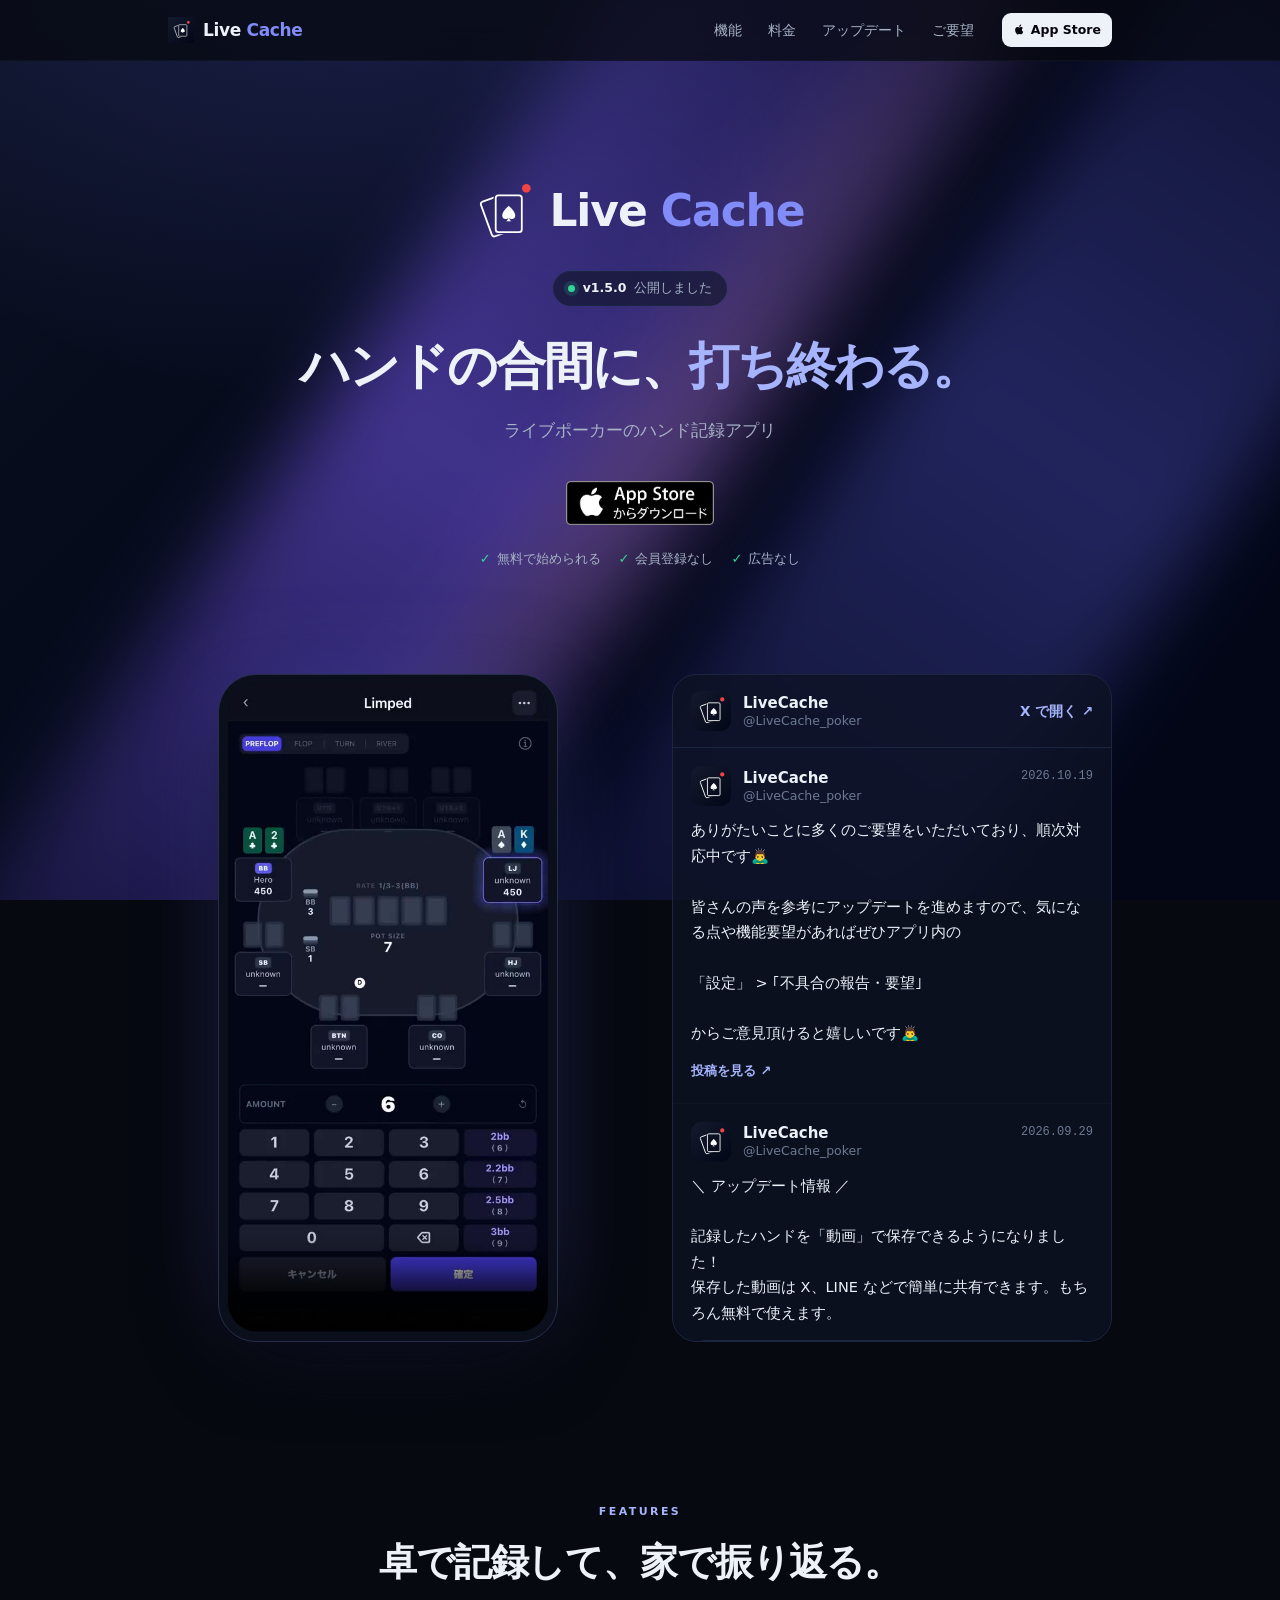
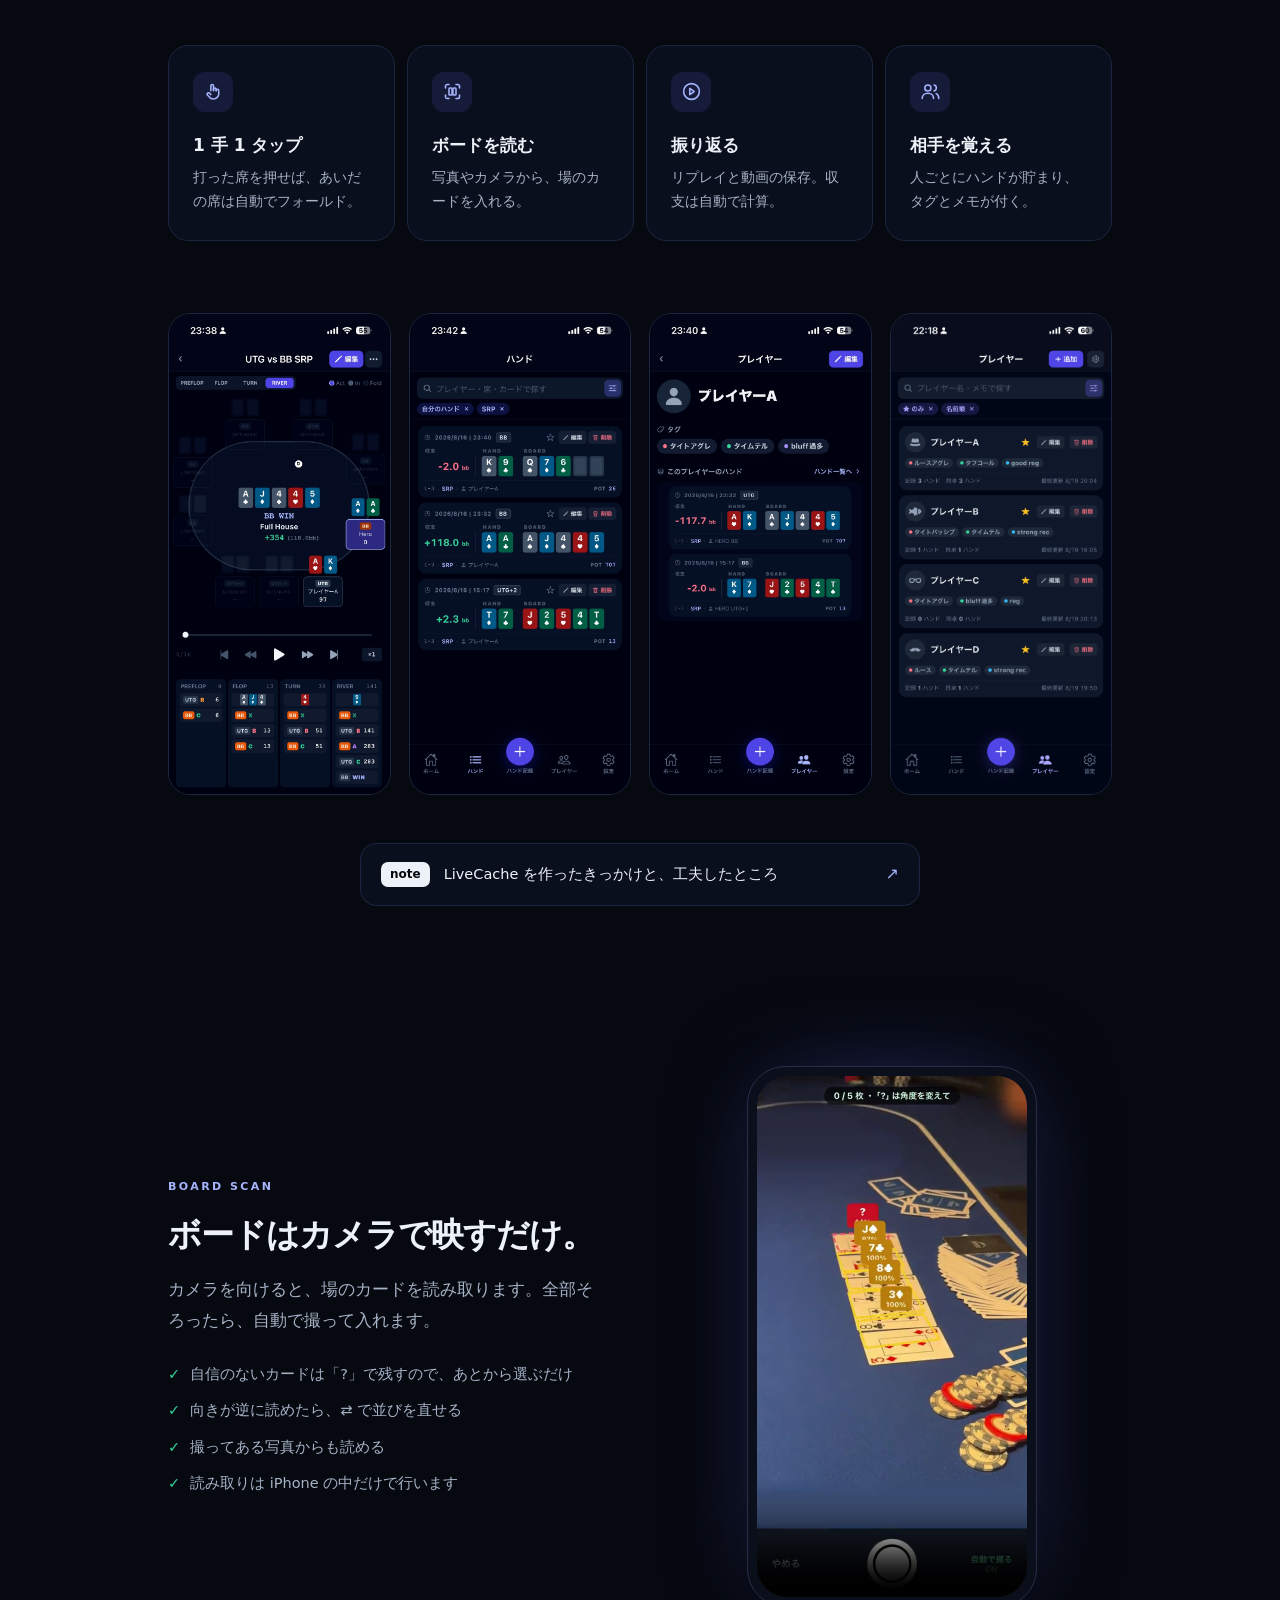
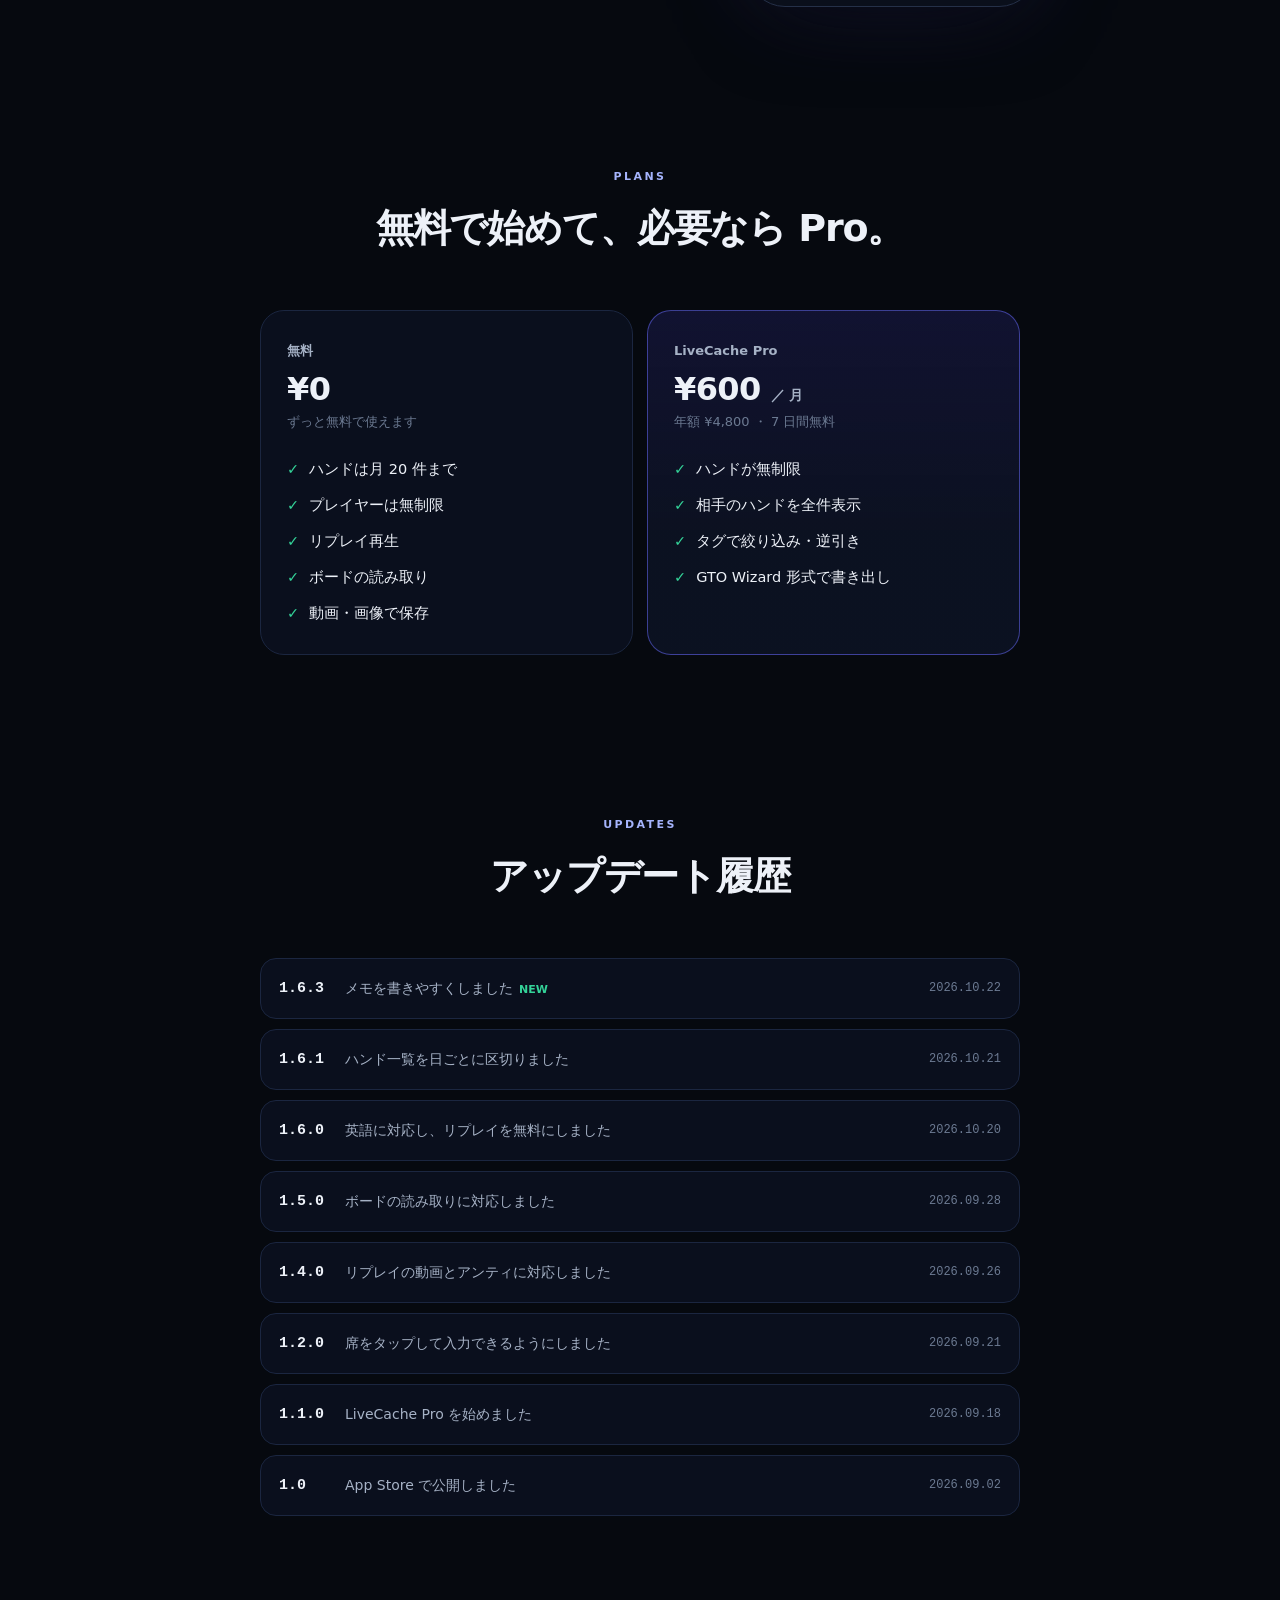
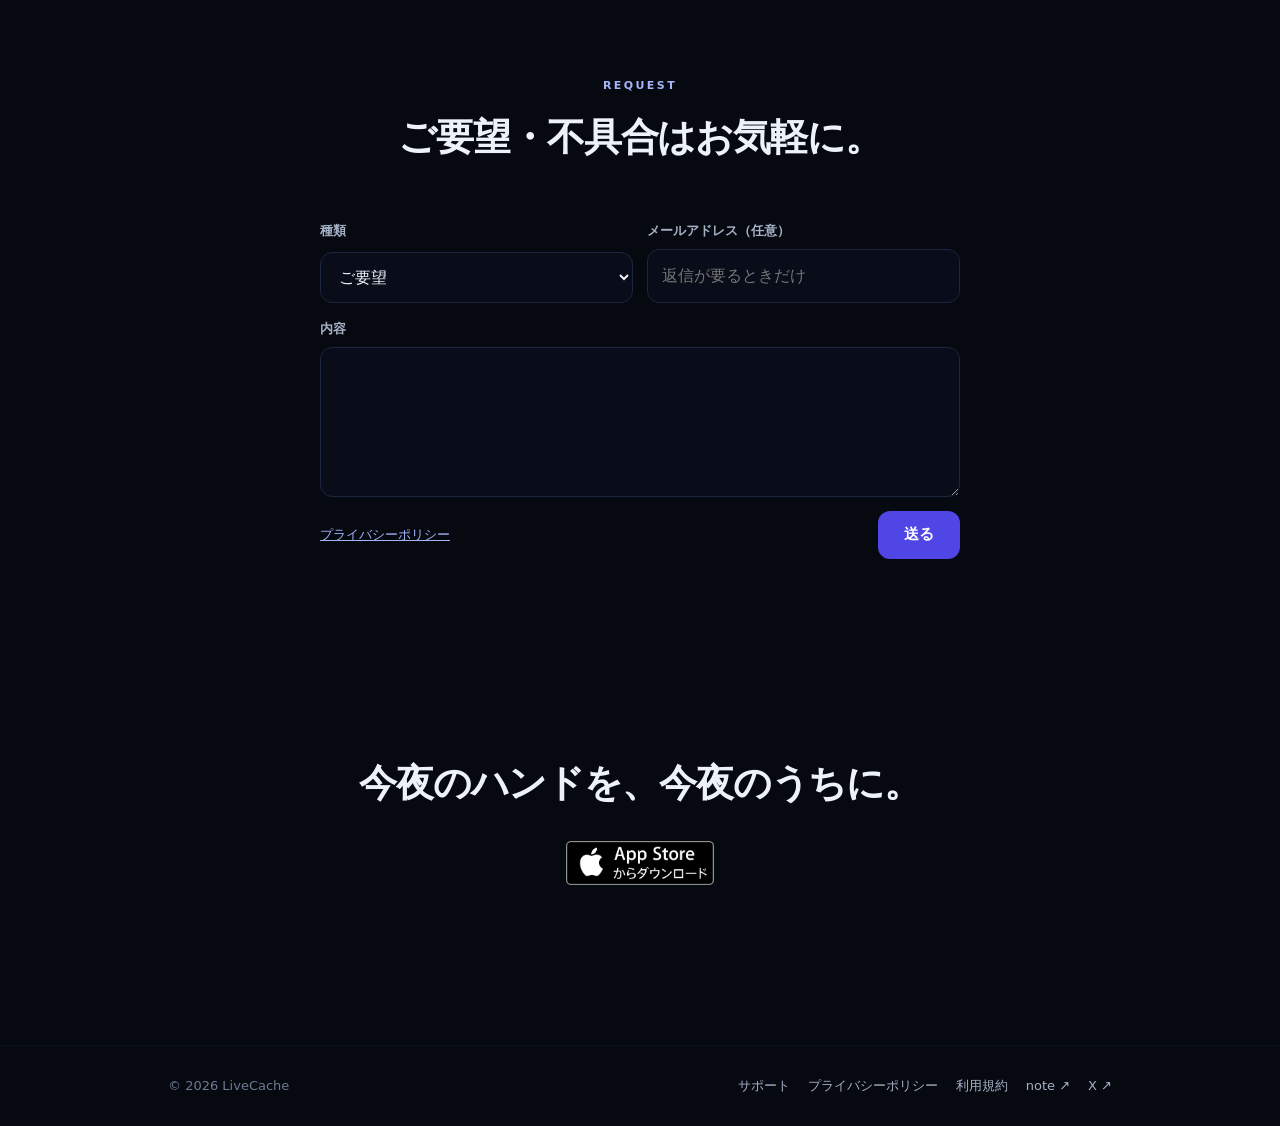
<file: index.html>
<!doctype html>
<html lang="ja">
<head>
<meta charset="utf-8">
<meta name="viewport" content="width=device-width, initial-scale=1, viewport-fit=cover">
<title>LiveCache — ライブポーカーのハンド記録アプリ</title>
<meta name="description" content="ライブポーカーのハンドと対戦相手を、iPhone で 1 手 1 タップで記録するアプリ。写真やカメラからボードを読み取り、リプレイを動画で保存できます。">
<link rel="canonical" href="https://yutybass.github.io/livecache-site/">
<link rel="icon" href="./img/icon.svg">
<link rel="apple-touch-icon" href="./img/icon.svg">

<!-- リンクを貼ったときに出る 1 枚。X・LINE・Discord で効く -->
<meta property="og:type" content="website">
<meta property="og:site_name" content="LiveCache">
<meta property="og:locale" content="ja_JP">
<meta property="og:url" content="https://yutybass.github.io/livecache-site/">
<meta property="og:title" content="LiveCache — ライブポーカーのハンド記録アプリ">
<meta property="og:description" content="ハンドの合間に、打ち終わる。ライブポーカーのハンドと対戦相手を記録する iPhone アプリ。">
<meta property="og:image" content="https://yutybass.github.io/livecache-site/img/og.png?v=7">
<meta property="og:image:width" content="1200">
<meta property="og:image:height" content="630">
<meta property="og:image:alt" content="LiveCache — Track your hands. Exploit the table.">
<meta name="twitter:card" content="summary_large_image">
<meta name="twitter:site" content="@LiveCache_poker">
<meta name="twitter:title" content="LiveCache — ライブポーカーのハンド記録アプリ">
<meta name="twitter:description" content="ハンドの合間に、打ち終わる。ライブポーカーのハンドと対戦相手を記録する iPhone アプリ。">
<meta name="twitter:image" content="https://yutybass.github.io/livecache-site/img/og.png?v=7">

<meta name="theme-color" content="#06090F">

<!-- 検索側に「これはアプリだ」と伝える -->
<script type="application/ld+json">
{
  "@context": "https://schema.org",
  "@type": "SoftwareApplication",
  "name": "LiveCache",
  "applicationCategory": "UtilitiesApplication",
  "operatingSystem": "iOS 15.1 以降",
  "softwareVersion": "1.5.0",
  "inLanguage": "ja",
  "url": "https://yutybass.github.io/livecache-site/",
  "downloadUrl": "https://apps.apple.com/jp/app/id6804119041",
  "image": "https://yutybass.github.io/livecache-site/img/og.png?v=7",
  "description": "ライブポーカーのハンドと対戦相手を、iPhone で 1 手 1 タップで記録するアプリ。",
  "offers": { "@type": "Offer", "price": "0", "priceCurrency": "JPY" },
  "author": { "@type": "Person", "name": "YUTO YOSHIDA" },
  "sameAs": ["https://x.com/LiveCache_poker", "https://note.com/yutybass/n/naf13785d4c7a"]
}
</script>
<style>
  /*
    2026-10-02 に組み直した。PDF MARIN（pdf-marin.github.io）の並びを参考にした：
    上に版の札と入手、操作の動画と X、機能、目玉の機能、動画、料金、アップデート履歴、ご要望。

    **字は少なく、余白は広く。** 見出しとひと言だけにして、細かいことは動画と画面に任せる。
    **スマホで開く人がいちばん多い**（X のリンクから来る）ので、縦 1 列を基準に組む。

    色はアプリと同じ（地 slate-950 ・ 主の操作 indigo-600 ・ 勝ちの緑）。後ろの光の筋は、
    機能紹介の動画の地と同じもの（斜めの藍の光）をゆっくり動かしている。
  */
  :root {
    --page: #06090F;
    --surface: #0D1324;
    --line: #1B2640;
    --line-soft: #151E3166;
    --fg: #EDF1F8; --fg-2: #A6B2C6; --fg-3: #6C7A92;
    --indigo: #4F46E5; --indigo-400: #818CF8; --indigo-300: #A5B4FC;
    --win: #34D399; --amber: #FBBF24;
    --gutter: clamp(20px, 6vw, 48px);
    --radius: 20px;
  }
  * { box-sizing: border-box; }
  html { scroll-behavior: smooth; -webkit-text-size-adjust: 100%; }
  body {
    margin: 0;
    background: var(--page);
    color: var(--fg);
    font-family: -apple-system, BlinkMacSystemFont, "Hiragino Sans", "Hiragino Kaku Gothic ProN", "Noto Sans JP", "Yu Gothic", Meiryo, system-ui, sans-serif;
    font-size: 16px;
    line-height: 1.8;
    -webkit-font-smoothing: antialiased;
    overflow-x: hidden;
  }
  img, video { max-width: 100%; display: block; }
  a { color: var(--indigo-300); }
  .mono { font-family: ui-monospace, SFMono-Regular, Menlo, monospace; font-variant-numeric: tabular-nums; }
  .wrap { max-width: 1040px; margin: 0 auto; padding: 0 var(--gutter); }
  .sr-only { position: absolute; width: 1px; height: 1px; overflow: hidden; clip: rect(0 0 0 0); white-space: nowrap; }
  :focus-visible { outline: 2px solid var(--indigo-400); outline-offset: 3px; border-radius: 6px; }
  .apple { width: 1em; height: 1em; flex: none; }

  /* ---------- 後ろの光の筋（ページ全体に 1 枚、固定） ----------
    機能紹介の動画の地（livecache/assets/store/video/make_explainer_video_save.py の GROUND）と同じ：
    左上から藍の光、縦長の帯 3 本（紫・薄紫・藍）を 35 度傾けて 38px ぼかす。
    帯の位置と幅は、動画の横 1600 に対する割合で置く（400・750・1110 ／ 幅 330・150・430）。 */
  .glow { position: fixed; inset: 0; z-index: -1; overflow: hidden; pointer-events: none;
    background: radial-gradient(ellipse 1100px 800px at 30% -10%, rgba(99,102,241,.22), rgba(99,102,241,0) 62%),
                linear-gradient(135deg, #0B1122 0%, #020617 55%); }
  .beam { position: absolute; top: -60vh; height: 220vh; filter: blur(38px); transform: rotate(35deg); }
  .b1 { left: 25%; width: 20.6%; background: linear-gradient(transparent, rgba(124,92,255,.50), transparent); }
  .b2 { left: 47%; width: 9.4%; background: linear-gradient(transparent, rgba(192,132,252,.40), transparent); }
  .b3 { left: 69%; width: 27%; background: linear-gradient(transparent, rgba(99,102,241,.32), transparent); }
  /* スマホの幅では帯が細くなりすぎるので、最低の幅を持たせる */
  @media (max-width: 620px) { .b1 { width: 34%; left: 12%; } .b2 { width: 16%; left: 48%; } .b3 { width: 40%; left: 66%; } }

  /* ---------- 上の帯 ---------- */
  .sitebar {
    position: sticky; top: 0; z-index: 30;
    background: rgba(6, 9, 15, .72);
    backdrop-filter: blur(16px); -webkit-backdrop-filter: blur(16px);
    border-bottom: 1px solid var(--line-soft);
    padding-top: env(safe-area-inset-top, 0px);
  }
  .sitebar-in { display: flex; align-items: center; gap: clamp(16px, 4vw, 28px); height: 60px; }
  .sb-brand { display: inline-flex; align-items: center; gap: 9px; color: var(--fg); text-decoration: none; font-weight: 800; letter-spacing: -.02em; font-size: 17px; margin-right: auto; }
  .sb-brand img { width: 26px; height: 26px; }
  .sb-brand em { font-style: normal; color: #818CF8; } /* 名乗りの色はどの頁も同じ（_style.css の --indigo-mark） */
  /* スマホの幅では「ご要望」だけ残す */
  .sb-nav { display: flex; gap: 26px; font-size: 13.5px; }
  .sb-nav a:not(.keep) { display: none; }
  .sb-nav a { color: var(--fg-2); text-decoration: none; }
  .sb-nav a:hover { color: var(--fg); }
  .sb-get { display: inline-flex; align-items: center; gap: 5px; padding: 6px 11px; border-radius: 9px; background: var(--fg); color: #05070C; text-decoration: none; font-size: 12.5px; font-weight: 700; white-space: nowrap; }
  .sb-get .apple { width: 13px; height: 13px; margin-top: -2px; }
  @media (min-width: 760px) { .sb-nav a:not(.keep) { display: inline; } }

  /* ---------- 見出しの型 ---------- */
  .eyebrow { margin: 0 0 16px; font-size: 11px; font-weight: 800; letter-spacing: .22em; color: var(--indigo-300); }
  h1, h2, h3 { text-wrap: balance; margin: 0; }
  /* 見出しは 1 行で（「、」で改行しない）。15 字までなら、スマホの幅でも収まる大きさ */
  h2 { font-size: clamp(16px, 5.6vw, 38px); line-height: 1.35; letter-spacing: -.03em; font-weight: 800; white-space: nowrap; }
  p { margin: 0; }
  .lede { margin-top: 16px; font-size: clamp(15px, 4vw, 17px); color: var(--fg-2); }
  section { scroll-margin-top: 76px; }
  .sec { padding: clamp(88px, 18vw, 160px) 0 0; }
  .sec-head { margin-bottom: clamp(36px, 8vw, 56px); }
  .center { text-align: center; }

  /* ---------- 入手のボタン ---------- */
  .store-row { display: flex; flex-wrap: wrap; align-items: center; justify-content: center; gap: 12px; }
  .store-badge img { height: 44px; width: auto; }

  /* ---------- ヒーロー ---------- */
  .hero { padding: clamp(56px, 14vw, 120px) 0 0; text-align: center; }
  .ver { display: inline-flex; align-items: center; gap: 8px; padding: 5px 14px; border: 1px solid var(--line); border-radius: 999px; color: var(--fg-2); font-size: 12.5px; text-decoration: none; background: rgba(13,19,36,.6); }
  .ver b { color: var(--fg); }
  .ver i { width: 7px; height: 7px; border-radius: 999px; background: var(--win); box-shadow: 0 0 0 4px rgba(52,211,153,.15); }
  /* 1 行で。スマホの幅（390）でも収まる大きさ */
  .hero h1 { margin-top: 28px; font-size: clamp(18px, 6.2vw, 50px); line-height: 1.3; letter-spacing: -.04em; font-weight: 800; white-space: nowrap; }
  .hero h1 em { font-style: normal; color: var(--indigo-300); }
  .hero .store-row { margin-top: 36px; }
  /* いちばん上のアイコンと名乗り。左上の名乗りと同じ横並びで、アイコンは地を抜いた形（img/mark.svg） */
  .hero-brand { display: flex; align-items: center; justify-content: center; gap: clamp(10px, 2.6vw, 14px); margin-bottom: 30px; }
  .hero-brand img { width: clamp(46px, 12vw, 60px); height: auto; }
  .hero-brand b { font-size: clamp(32px, 8.4vw, 44px); font-weight: 800; letter-spacing: -.025em; line-height: 1; }
  .hero-brand em { font-style: normal; color: #818CF8; }
  .facts { list-style: none; display: flex; flex-wrap: wrap; justify-content: center; gap: 6px 18px; margin: 22px 0 0; padding: 0; font-size: 13px; color: var(--fg-2); }
  .facts li { display: inline-flex; align-items: center; gap: 6px; }
  .facts li::before { content: "✓"; color: var(--win); font-weight: 800; }

  /* 操作の動画と X */
  .demo { display: grid; grid-template-columns: minmax(0, 1fr); gap: clamp(48px, 10vw, 64px); margin-top: clamp(64px, 14vw, 104px); text-align: left; align-items: start; }
  /* 広い画面：スマホの絵を大きくし、X の枠をスマホと同じ高さにする（枠の中で送る） */
  @media (min-width: 860px) {
    .demo { grid-template-columns: minmax(0, 1fr) minmax(0, 1fr); align-items: stretch; }
    .demo > .phone { width: 340px; }
    .demo .x-card { display: flex; flex-direction: column; min-height: 0; }
    .demo .x-feed { flex: 1 1 0; max-height: none; min-height: 0; }
  }
  .phone { width: min(100%, 290px); margin: 0 auto; border-radius: 38px; padding: 9px; background: #0A0F1B; border: 1px solid #253048; box-shadow: 0 30px 80px -24px rgba(0,0,0,.85), 0 0 100px -30px rgba(99,102,241,.55); }
  .phone video { width: 100%; height: auto; border-radius: 30px; background: #020617; }
  .x-card { border: 1px solid var(--line); border-radius: 24px; background: rgba(13,19,36,.78); overflow: hidden; }
  .x-head { display: flex; align-items: center; gap: 12px; padding: 16px 18px; border-bottom: 1px solid var(--line); }
  .x-head img, .post-head img { width: 40px; height: 40px; border-radius: 10px; flex: none; }
  .x-head div, .post-head div { display: grid; line-height: 1.35; font-size: 15px; }
  .x-head small, .post-head small { color: var(--fg-3); font-size: 12.5px; }
  .x-head a { margin-left: auto; font-size: 13.5px; font-weight: 700; text-decoration: none; white-space: nowrap; }
  /* 投稿は枠の中で送る（ページを長くしない）。高さは操作の動画とだいたい揃える */
  .x-feed { max-height: min(560px, 72vh); overflow-y: auto; overscroll-behavior: contain; }
  .post { padding: 18px; border-bottom: 1px solid var(--line-soft); }
  .post:last-child { border-bottom: 0; }
  .post-head { display: flex; align-items: center; gap: 12px; }
  .post-head time { margin-left: auto; align-self: flex-start; font-size: 12px; color: var(--fg-3); }
  .post p { margin-top: 12px; font-size: 14.5px; line-height: 1.75; white-space: pre-line; }
  .post video, .post-media { width: 100%; margin-top: 14px; border-radius: 14px; border: 1px solid var(--line); background: #0B1020; }
  .post video { aspect-ratio: 4 / 3; }
  .post-media { max-height: 360px; object-fit: cover; object-position: top; }
  .post > a { display: inline-block; margin-top: 12px; font-size: 13px; font-weight: 700; text-decoration: none; }

  /* ---------- 機能 ---------- */
  .features { display: grid; grid-template-columns: minmax(0, 1fr); gap: 12px; }
  @media (min-width: 620px) { .features { grid-template-columns: repeat(2, minmax(0, 1fr)); } }
  @media (min-width: 980px) { .features { grid-template-columns: repeat(4, minmax(0, 1fr)); } }
  .feature { padding: 26px 24px; border: 1px solid var(--line); border-radius: var(--radius); background: rgba(13,19,36,.7); }
  .feature-ic { width: 40px; height: 40px; border-radius: 12px; display: grid; place-items: center; background: rgba(99,102,241,.14); color: var(--indigo-300); margin-bottom: 18px; }
  .feature-ic svg { width: 21px; height: 21px; }
  .feature h3 { font-size: 17px; }
  .feature p { margin-top: 6px; font-size: 14px; color: var(--fg-2); line-height: 1.7; }
  /* スマホの幅（1 列）では、アイコンを左に置いて横に並べ、カードを低くする */
  @media (max-width: 619px) {
    .features { gap: 10px; }
    .feature { display: grid; grid-template-columns: 40px minmax(0, 1fr); column-gap: 14px; align-items: center; padding: 16px 18px; border-radius: 16px; }
    .feature-ic { grid-row: 1 / span 2; margin-bottom: 0; }
    .feature h3 { font-size: 16px; line-height: 1.4; }
    .feature p { margin-top: 2px; font-size: 13.5px; line-height: 1.6; }
  }
  .pro-tag { display: inline-block; margin-left: 4px; padding: 0 6px; border-radius: 5px; font-size: 10px; font-weight: 800; color: var(--amber); background: rgba(251,191,36,.14); vertical-align: 1px; }

  /* 目玉の機能：ボードを読む */
  .checks { list-style: none; margin: 26px 0 0; padding: 0; display: grid; gap: 10px; font-size: 14.5px; color: var(--fg-2); }
  .checks li { display: flex; gap: 10px; }
  .checks li::before { content: "✓"; color: var(--win); font-weight: 800; }
  /* 横に並べたとき、見出しは列の幅に収まる大きさに */
  @media (min-width: 860px) { .spot h2 { font-size: clamp(24px, 2.6vw, 34px); } }
  .spot { display: grid; grid-template-columns: minmax(0, 1fr); gap: clamp(48px, 10vw, 64px); align-items: center; }
  @media (min-width: 860px) { .spot { grid-template-columns: minmax(0, 1fr) minmax(0, 1fr); } }

  /* 画面写真：スマホは 2 列、広い画面は 4 列（横には送らない） */
  .shots { display: grid; grid-template-columns: repeat(2, minmax(0, 1fr)); gap: 14px; margin-top: clamp(48px, 10vw, 72px); }
  @media (min-width: 760px) { .shots { grid-template-columns: repeat(4, minmax(0, 1fr)); gap: 18px; } }
  .shots img { width: 100%; height: auto; aspect-ratio: 744 / 1613; object-fit: cover; object-position: top; border-radius: 22px; border: 1px solid var(--line); }

  /* note の記事へ（機能の画面写真の下）。作った訳と工夫を読みたい人向けの 1 行 */
  .note-link { display: flex; align-items: center; gap: 14px; max-width: 560px; margin: clamp(32px, 7vw, 48px) auto 0; padding: 16px 20px;
    border: 1px solid var(--line); border-radius: 16px; background: rgba(13,19,36,.7); color: var(--fg); text-decoration: none; }
  .note-link:hover { border-color: rgba(99,102,241,.55); }
  .note-link b { flex: none; padding: 2px 9px; border-radius: 7px; background: var(--fg); color: #05070C; font-size: 12px; font-weight: 800; }
  .note-link span { flex: 1; min-width: 0; font-size: 14.5px; line-height: 1.6; }
  .note-link i { flex: none; font-style: normal; color: var(--indigo-300); }
  /* ---------- 料金 ---------- */
  .plans { display: grid; grid-template-columns: minmax(0, 1fr); gap: 14px; max-width: 760px; margin: 0 auto; }
  @media (min-width: 680px) { .plans { grid-template-columns: repeat(2, minmax(0, 1fr)); } }
  .plan { padding: 28px 26px; border: 1px solid var(--line); border-radius: 24px; background: rgba(13,19,36,.7); text-align: left; }
  .plan.is-pro { border-color: rgba(99,102,241,.55); background: linear-gradient(180deg, rgba(79,70,229,.16), rgba(13,19,36,.85) 65%); }
  .plan-name { font-size: 13px; font-weight: 800; color: var(--fg-2); }
  .plan-price { margin-top: 6px; font-size: 32px; font-weight: 800; letter-spacing: -.02em; line-height: 1.3; }
  .plan-price small { font-size: 14px; font-weight: 600; color: var(--fg-2); }
  .plan-sub { font-size: 13px; color: var(--fg-3); min-height: 1.8em; } /* 左右で下の行の高さをそろえる */
  .plan ul { list-style: none; margin: 22px 0 0; padding: 0; display: grid; gap: 10px; font-size: 14.5px; }
  .plan li { display: flex; gap: 10px; }
  .plan li::before { content: "✓"; color: var(--win); font-weight: 800; }

  /* スマホの幅（1 列）では、料金のカードも低くする（2 列にすると字が折り返すので、1 列のまま詰める） */
  @media (max-width: 679px) {
    .plans { gap: 10px; }
    .plan { padding: 18px 20px; border-radius: 18px; }
    .plan-price { margin-top: 2px; font-size: 26px; }
    .plan-sub { min-height: 0; }
    .plan ul { margin-top: 12px; gap: 4px; font-size: 13.5px; line-height: 1.6; }
    .plan li { gap: 6px; }
  }

  /* ---------- アップデート履歴 ---------- */
  .updates { display: grid; gap: 10px; max-width: 760px; margin: 0 auto; }
  .update { border: 1px solid var(--line); border-radius: 16px; background: rgba(13,19,36,.7); }
  .update summary { list-style: none; display: flex; align-items: center; gap: 14px; padding: 16px 18px; cursor: pointer; }
  .update summary::-webkit-details-marker { display: none; }
  .u-ver { font-weight: 800; font-size: 15px; min-width: 52px; }
  .u-title { flex: 1; min-width: 0; font-size: 14px; color: var(--fg-2); }
  .u-date { font-size: 12px; color: var(--fg-3); white-space: nowrap; }
  .u-new { margin-left: 6px; color: var(--win); font-size: 11px; font-weight: 800; }
  .update ul { margin: 0; padding: 0 18px 18px 2.4em; font-size: 14px; color: var(--fg-2); display: grid; gap: 4px; }
  @media (max-width: 520px) { .u-date { display: none; } }

  /* ---------- ご要望 ---------- */
  .form { display: grid; gap: 14px; max-width: 640px; margin: 0 auto; text-align: left; }
  .form-row { display: grid; gap: 14px; }
  @media (min-width: 620px) { .form-row { grid-template-columns: minmax(0, 1fr) minmax(0, 1fr); } }
  .field { display: grid; gap: 6px; font-size: 13px; color: var(--fg-2); font-weight: 600; }
  .field input, .field select, .field textarea {
    width: 100%; font: inherit; font-size: 16px; /* 16 未満だと iPhone が勝手に拡大する */
    color: var(--fg); background: rgba(10,15,28,.85); border: 1px solid var(--line); border-radius: 12px; padding: 12px 14px; font-weight: 400;
  }
  .field textarea { min-height: 150px; resize: vertical; line-height: 1.7; }
  .field input:focus, .field select:focus, .field textarea:focus { outline: none; border-color: var(--indigo-400); box-shadow: 0 0 0 3px rgba(99,102,241,.2); }
  .form-foot { display: flex; flex-wrap: wrap; align-items: center; justify-content: space-between; gap: 12px; font-size: 12.5px; color: var(--fg-3); }
  .send { height: 48px; padding: 0 26px; border: 0; border-radius: 12px; background: var(--indigo); color: #fff; font: inherit; font-size: 15px; font-weight: 700; cursor: pointer; }
  .send:disabled { opacity: .5; cursor: default; }
  .form-status { font-size: 14px; min-height: 1.8em; }
  .form-status.ok { color: var(--win); }
  .form-status.err { color: #FB7185; }
  .hp { position: absolute; left: -9999px; }

  /* ---------- おわり ---------- */
  .close { padding-bottom: clamp(88px, 18vw, 160px); }
  .close .store-row { margin-top: 32px; }
  .site-foot { border-top: 1px solid var(--line-soft); padding: 28px 0 calc(28px + env(safe-area-inset-bottom, 0px)); font-size: 13px; color: var(--fg-3); }
  .foot-grid { display: flex; flex-wrap: wrap; gap: 14px 24px; justify-content: space-between; align-items: center; }
  .foot-links { display: flex; flex-wrap: wrap; gap: 8px 18px; }
  .foot-links a { color: var(--fg-2); text-decoration: none; }

  @media (prefers-reduced-motion: reduce) { html { scroll-behavior: auto; } }
</style>
</head>
<body>

<svg width="0" height="0" style="position:absolute" aria-hidden="true">
  <symbol id="i-apple" viewBox="0 0 24 24"><path fill="currentColor" d="M16.37 12.6c-.02-2.3 1.88-3.4 1.97-3.46-1.07-1.57-2.74-1.78-3.33-1.8-1.42-.15-2.77.83-3.49.83-.72 0-1.83-.81-3.01-.79-1.55.02-2.98.9-3.78 2.29-1.61 2.8-.41 6.94 1.16 9.21.77 1.11 1.68 2.36 2.88 2.31 1.16-.05 1.59-.75 2.99-.75 1.4 0 1.79.75 3.01.72 1.24-.02 2.03-1.13 2.79-2.25.88-1.29 1.24-2.53 1.26-2.6-.03-.01-2.42-.93-2.45-3.71zM14.08 5.85c.64-.77 1.07-1.85.95-2.92-.92.04-2.03.61-2.69 1.38-.59.68-1.11 1.77-.97 2.82 1.03.08 2.07-.52 2.71-1.28z"/></symbol>
  <symbol id="i-tap" viewBox="0 0 24 24" fill="none" stroke="currentColor" stroke-width="1.8" stroke-linecap="round" stroke-linejoin="round"><path d="M9 11V5.5a1.5 1.5 0 0 1 3 0V11"/><path d="M12 10.5v-1a1.5 1.5 0 0 1 3 0v1.5"/><path d="M15 11a1.5 1.5 0 0 1 3 0v3.5a6 6 0 0 1-6 6h-.6a5 5 0 0 1-3.9-1.9L5 16a1.6 1.6 0 0 1 2.4-2.1L9 15.5"/></symbol>
  <symbol id="i-scan" viewBox="0 0 24 24" fill="none" stroke="currentColor" stroke-width="1.8" stroke-linecap="round" stroke-linejoin="round"><path d="M4 8V6a2 2 0 0 1 2-2h2M16 4h2a2 2 0 0 1 2 2v2M20 16v2a2 2 0 0 1-2 2h-2M8 20H6a2 2 0 0 1-2-2v-2"/><rect x="8" y="8" width="3.5" height="8" rx="1"/><rect x="12.5" y="8" width="3.5" height="8" rx="1"/></symbol>
  <symbol id="i-replay" viewBox="0 0 24 24" fill="none" stroke="currentColor" stroke-width="1.8" stroke-linecap="round" stroke-linejoin="round"><circle cx="12" cy="12" r="9"/><path d="M10 8.5l5 3.5-5 3.5z"/></symbol>
  <symbol id="i-people" viewBox="0 0 24 24" fill="none" stroke="currentColor" stroke-width="1.8" stroke-linecap="round" stroke-linejoin="round"><circle cx="9" cy="8" r="3.5"/><path d="M2.5 20c0-3.6 2.9-6 6.5-6s6.5 2.4 6.5 6"/><path d="M16 4.6a3.5 3.5 0 0 1 0 6.8M18.5 14.4c1.8.8 3 2.7 3 5.6"/></symbol>
</svg>

<div class="glow" aria-hidden="true"><span class="beam b1"></span><span class="beam b2"></span><span class="beam b3"></span></div>

<a class="sr-only" href="#main">本文へ移動</a>

<header class="sitebar">
  <div class="wrap sitebar-in">
    <a class="sb-brand" href="./"><img src="./img/icon.svg" alt=""><span>Live <em>Cache</em></span></a>
    <nav class="sb-nav" aria-label="ページの中">
      <a href="#features">機能</a>
      <a href="#plans">料金</a>
      <a href="#updates">アップデート</a>
      <a class="keep" href="#request">ご要望</a>
    </nav>
    <a class="sb-get" href="https://apps.apple.com/jp/app/id6804119041" target="_blank" rel="noopener"><svg class="apple" aria-hidden="true"><use href="#i-apple"/></svg>App Store</a>
  </div>
</header>

<main id="main">

<!-- ================= ヒーロー ================= -->
<section class="hero">
  <div class="wrap">
    <div class="hero-brand"><img src="./img/mark.svg" alt="" width="64" height="64"><b>Live <em>Cache</em></b></div>
    <a class="ver" href="#updates"><i aria-hidden="true"></i><b>v1.5.0</b> 公開しました</a>
    <h1>ハンドの合間に、<em>打ち終わる。</em></h1>
    <p class="lede">ライブポーカーのハンド記録アプリ</p>
    <div class="store-row">
      <a class="store-badge" href="https://apps.apple.com/jp/app/id6804119041" target="_blank" rel="noopener"><img src="./img/app-store-badge-ja.png" alt="App Store からダウンロード" width="149" height="44"></a>
    </div>
    <ul class="facts">
      <li>無料で始められる</li>
      <li>会員登録なし</li>
      <li>広告なし</li>
    </ul>

    <div class="demo">
      <div class="phone">
        <video src="./video/demo-record.mp4" poster="./video/demo-record.jpg" autoplay muted loop playsinline preload="metadata" aria-label="ハンドを記録している実際の画面"></video>
      </div>

      <div class="x-card">
        <div class="x-head">
          <img src="./img/icon.svg" alt="">
          <div><b>LiveCache</b><small>@LiveCache_poker</small></div>
          <a href="https://x.com/LiveCache_poker" target="_blank" rel="noopener">X で開く ↗</a>
        </div>
        <!-- X の投稿を書き写したもの。新しく投稿したら、いちばん上に足す -->
        <div class="x-feed" tabindex="0" aria-label="X の投稿">
          <article class="post">
            <div class="post-head"><img src="./img/icon.svg" alt=""><div><b>LiveCache</b><small>@LiveCache_poker</small></div><time class="mono">2026.10.19</time></div>
            <p>ありがたいことに多くのご要望をいただいており、順次対応中です🙇‍♂️

皆さんの声を参考にアップデートを進めますので、気になる点や機能要望があればぜひアプリ内の

「設定」 &gt; ｢不具合の報告・要望｣

からご意見頂けると嬉しいです🙇‍♂️</p>
            <a href="https://x.com/LiveCache_poker/status/2112189325425488300" target="_blank" rel="noopener">投稿を見る ↗</a>
          </article>
          <article class="post">
            <div class="post-head"><img src="./img/icon.svg" alt=""><div><b>LiveCache</b><small>@LiveCache_poker</small></div><time class="mono">2026.09.29</time></div>
            <p>＼ アップデート情報 ／

記録したハンドを「動画」で保存できるようになりました！
保存した動画は X、LINE などで簡単に共有できます。もちろん無料で使えます。</p>
            <video src="./video/feature-video-save.mp4" poster="./video/feature-video-save.jpg" controls muted playsinline preload="none"></video>
            <a href="https://x.com/LiveCache_poker/status/2104912098287669751" target="_blank" rel="noopener">投稿を見る ↗</a>
          </article>
          <article class="post">
            <div class="post-head"><img src="./img/icon.svg" alt=""><div><b>LiveCache</b><small>@LiveCache_poker</small></div><time class="mono">2026.09.26</time></div>
            <p>記録時に毎回同じレートを打つのが大変…

【機能紹介：レート自動入力】
LiveCache はトナメのレートを事前登録すれば、ハンド入力時に自動設定されます！
※リングゲームも同様にレート登録が可能です</p>
            <video src="./video/feature-tournament.mp4" poster="./video/feature-tournament.jpg" controls muted playsinline preload="none"></video>
            <a href="https://x.com/LiveCache_poker/status/2103810212734099762" target="_blank" rel="noopener">投稿を見る ↗</a>
          </article>
          <article class="post">
            <div class="post-head"><img src="./img/icon.svg" alt=""><div><b>LiveCache</b><small>@LiveCache_poker</small></div><time class="mono">2026.09.25</time></div>
            <p>＼ ポーカーハンド記録アプリの決定版 ／

LiveCache（iOS 版）がリリースしました！

・1 手 1 タップで爆速記録
・店舗／トナメでレート登録、まとめて見返し
・対戦相手ごとにハンド履歴＆タグ
・ハンドを画像／テキストで共有</p>
            <img class="post-media" src="./img/x/release.jpg" alt="" loading="lazy">
            <a href="https://x.com/LiveCache_poker/status/2103437768148070751" target="_blank" rel="noopener">投稿を見る ↗</a>
          </article>
        </div>
      </div>
    </div>
  </div>
</section>

<!-- ================= 機能 ================= -->
<section class="sec" id="features">
  <div class="wrap">
    <div class="sec-head center">
      <p class="eyebrow">FEATURES</p>
      <h2>卓で記録して、家で振り返る。</h2>
    </div>
    <div class="features">
      <article class="feature">
        <div class="feature-ic"><svg><use href="#i-tap"/></svg></div>
        <h3>1 手 1 タップ</h3>
        <p>打った席を押せば、あいだの席は自動でフォールド。</p>
      </article>
      <article class="feature">
        <div class="feature-ic"><svg><use href="#i-scan"/></svg></div>
        <h3>ボードを読む</h3>
        <p>写真やカメラから、場のカードを入れる。</p>
      </article>
      <article class="feature">
        <div class="feature-ic"><svg><use href="#i-replay"/></svg></div>
        <h3>振り返る</h3>
        <p>リプレイと動画の保存。収支は自動で計算。</p>
      </article>
      <article class="feature">
        <div class="feature-ic"><svg><use href="#i-people"/></svg></div>
        <h3>相手を覚える</h3>
        <p>人ごとにハンドが貯まり、タグとメモが付く。</p>
      </article>
    </div>
    <div class="shots">
      <img src="./img/shot-replay.png" alt="ハンド詳細の画面" loading="lazy" width="744" height="1613">
      <img src="./img/shot-hands.png" alt="ハンド一覧の画面" loading="lazy" width="744" height="1613">
      <img src="./img/shot-player.png" alt="プレイヤー詳細の画面" loading="lazy" width="744" height="1613">
      <img src="./img/shot-tags.png" alt="プレイヤー一覧の画面" loading="lazy" width="1179" height="2556">
    </div>
    <a class="note-link" href="https://note.com/yutybass/n/naf13785d4c7a" target="_blank" rel="noopener">
      <b>note</b><span>LiveCache を作ったきっかけと、工夫したところ</span><i>↗</i>
    </a>
  </div>
</section>

<!-- ================= 目玉：ボードを読む ================= -->
<section class="sec" id="board">
  <div class="wrap spot">
    <div>
      <p class="eyebrow">BOARD SCAN</p>
      <h2>ボードはカメラで映すだけ。</h2>
      <p class="lede">カメラを向けると、場のカードを読み取ります。全部そろったら、自動で撮って入れます。</p>
      <ul class="checks">
        <li>自信のないカードは「?」で残すので、あとから選ぶだけ</li>
        <li>向きが逆に読めたら、⇄ で並びを直せる</li>
        <li>撮ってある写真からも読める</li>
        <li>読み取りは iPhone の中だけで行います</li>
      </ul>
    </div>
    <div class="phone">
      <video src="./video/demo-camera.mp4" poster="./video/demo-camera.jpg" autoplay muted loop playsinline preload="metadata" aria-label="カメラでボードを読み取っている実際の画面"></video>
    </div>
  </div>
</section>

<!-- ================= 料金 ================= -->
<section class="sec" id="plans">
  <div class="wrap">
    <div class="sec-head center">
      <p class="eyebrow">PLANS</p>
      <h2>無料で始めて、必要なら Pro。</h2>
    </div>
    <div class="plans">
      <div class="plan">
        <div class="plan-name">無料</div>
        <div class="plan-price">¥0</div>
        <div class="plan-sub">ずっと無料で使えます</div>
        <ul>
          <li>ハンドは月 20 件まで</li>
          <li>プレイヤーは無制限</li>
          <li>リプレイ再生</li>
          <li>ボードの読み取り</li>
          <li>動画・画像で保存</li>
        </ul>
      </div>
      <div class="plan is-pro">
        <div class="plan-name">LiveCache Pro</div>
        <div class="plan-price">¥600 <small>／ 月</small></div>
        <div class="plan-sub">年額 ¥4,800 ・ 7 日間無料</div>
        <ul>
          <li>ハンドが無制限</li>
          <li>相手のハンドを全件表示</li>
          <li>タグで絞り込み・逆引き</li>
          <li>GTO Wizard 形式で書き出し</li>
        </ul>
      </div>
    </div>
  </div>
</section>

<!-- ================= アップデート履歴 ================= -->
<section class="sec" id="updates">
  <div class="wrap">
    <div class="sec-head center">
      <p class="eyebrow">UPDATES</p>
      <h2>アップデート履歴</h2>
    </div>
    <!-- 新しい版はいちばん上に足し、前の版の NEW を外す。日付は App Store で公開された日 -->
    <div class="updates">
      <details class="update">
        <summary><span class="u-ver mono">1.6.3</span><span class="u-title">メモを書きやすくしました<span class="u-new">NEW</span></span><span class="u-date mono">2026.10.22</span></summary>
        <ul>
          <li>メモを、画面右上の吹き出しから書けるようにしました。アクション履歴を見ながら書けます</li>
          <li>メモの画面のアクション履歴を、表とテキストで切り替えられるようにしました。テキストは範囲を選んでコピーできます</li>
          <li>メモの画面の表に、プリフロップで見えた手札を出すようにしました</li>
          <li>メモの画面のアクション履歴の高さを、指で変えられるようにしました</li>
          <li>メモを打っている途中で、予測変換が消えてしまうことがあったのを直しました</li>
        </ul>
      </details>
      <details class="update">
        <summary><span class="u-ver mono">1.6.1</span><span class="u-title">ハンド一覧を日ごとに区切りました</span><span class="u-date mono">2026.10.21</span></summary>
        <ul>
          <li>ハンド一覧を日ごとに区切って見られるようにしました</li>
          <li>並び替えに「収支の小さい順」を追加しました</li>
          <li>テキストで共有するとき、プリフロップで降りただけのプレイヤーは書かないようにしました</li>
          <li>ホームのお知らせを控えめにしました</li>
        </ul>
      </details>
      <details class="update">
        <summary><span class="u-ver mono">1.6.0</span><span class="u-title">英語に対応し、リプレイを無料にしました</span><span class="u-date mono">2026.10.20</span></summary>
        <ul>
          <li>英語に対応しました（設定の「言語」で切り替え）</li>
          <li>リプレイ再生を無料にしました</li>
          <li>相手より少ない額のオールイン（ショートオールイン）を入力できるようにしました</li>
          <li>ボードのカメラで、横向きと拡大を案内するようにしました</li>
          <li>不具合の報告・要望に、画像を添付できるようにしました</li>
        </ul>
      </details>
      <details class="update">
        <summary><span class="u-ver mono">1.5.0</span><span class="u-title">ボードの読み取りに対応しました</span><span class="u-date mono">2026.09.28</span></summary>
        <ul>
          <li>写真・カメラからボードを読めるようにしました</li>
          <li>リプレイの動画の保存を無料にしました</li>
          <li>プリフロップが終わると、ボードの入力が自動で開くようにしました</li>
          <li>呼ばれなかったベットを戻してから、収支を計算するようにしました</li>
        </ul>
      </details>
      <details class="update">
        <summary><span class="u-ver mono">1.4.0</span><span class="u-title">リプレイの動画とアンティに対応しました</span><span class="u-date mono">2026.09.26</span></summary>
        <ul>
          <li>リプレイを動画で保存できるようにしました（このときは Pro）</li>
          <li>トーナメントのブラインドにアンティを入れられるようにしました</li>
          <li>フォールドした席のカードが消えていく動きを付けました</li>
          <li>カレンダーで先の月も見られるようにしました</li>
        </ul>
      </details>
      <details class="update">
        <summary><span class="u-ver mono">1.2.0</span><span class="u-title">席をタップして入力できるようにしました</span><span class="u-date mono">2026.09.21</span></summary>
        <ul>
          <li>卓の席をタップするだけで、ハンドやプレイヤーを入力できるようにしました</li>
          <li>無料プランのハンドを月 20 件までにしました（Pro は無制限）</li>
        </ul>
      </details>
      <details class="update">
        <summary><span class="u-ver mono">1.1.0</span><span class="u-title">LiveCache Pro を始めました</span><span class="u-date mono">2026.09.18</span></summary>
        <ul>
          <li>月額・年額の LiveCache Pro を始めました（7 日間の無料お試しつき）</li>
        </ul>
      </details>
      <details class="update">
        <summary><span class="u-ver mono">1.0</span><span class="u-title">App Store で公開しました</span><span class="u-date mono">2026.09.02</span></summary>
        <ul>
          <li>ハンドの記録・プレイヤーとタグ・画像とテキストでの共有ができるアプリを公開しました</li>
        </ul>
      </details>
    </div>
  </div>
</section>

<!-- ================= ご要望 ================= -->
<section class="sec" id="request">
  <div class="wrap">
    <div class="sec-head center">
      <p class="eyebrow">REQUEST</p>
      <h2>ご要望・不具合はお気軽に。</h2>
    </div>
    <!--
      送り先はアプリの「不具合の報告・要望」と同じ Formspree（中継）。livecache.app@gmail.com に届く。
      無料枠は月 50 件まで（アプリとサイトの合計）。JS が動かないときは、そのまま POST して Formspree の画面に移る。
    -->
    <form class="form" id="request-form" action="https://formspree.io/f/mjybzokk" method="POST">
      <div class="form-row">
        <label class="field" for="kind">種類
          <select id="kind" name="kind">
            <option value="機能のご要望">ご要望</option>
            <option value="不具合のご報告">不具合</option>
            <option value="その他">その他</option>
          </select>
        </label>
        <label class="field" for="email">メールアドレス（任意）
          <input id="email" name="email" type="email" autocomplete="email" inputmode="email" placeholder="返信が要るときだけ">
        </label>
      </div>
      <label class="field" for="message">内容
        <textarea id="message" name="message" required maxlength="4000"></textarea>
      </label>
      <input class="hp" type="text" name="_gotcha" tabindex="-1" autocomplete="off" aria-hidden="true">
      <input type="hidden" name="source" value="Web サイト">
      <div class="form-foot">
        <a href="./privacy.html">プライバシーポリシー</a>
        <button class="send" type="submit">送る</button>
      </div>
      <p class="form-status" id="form-status" role="status" aria-live="polite"></p>
    </form>
  </div>
</section>

<!-- ================= おわり ================= -->
<section class="sec close center">
  <div class="wrap">
    <h2>今夜のハンドを、今夜のうちに。</h2>
    <div class="store-row">
      <a class="store-badge" href="https://apps.apple.com/jp/app/id6804119041" target="_blank" rel="noopener"><img src="./img/app-store-badge-ja.png" alt="App Store からダウンロード" width="149" height="44"></a>
    </div>
  </div>
</section>

</main>

<footer class="site-foot">
  <div class="wrap foot-grid">
    <span>© 2026 LiveCache</span>
    <span class="foot-links">
      <a href="./support.html">サポート</a>
      <a href="./privacy.html">プライバシーポリシー</a>
      <a href="./terms.html">利用規約</a>
      <a href="https://note.com/yutybass/n/naf13785d4c7a" target="_blank" rel="noopener">note ↗</a>
      <a href="https://x.com/LiveCache_poker" target="_blank" rel="noopener">X ↗</a>
    </span>
  </div>
</footer>

<script>
/* ご要望の送信。Formspree に送り、その場で結果を出す（ページは移らない） */
(function () {
  var form = document.getElementById('request-form');
  var status = document.getElementById('form-status');
  if (!form || !window.fetch) return;
  form.addEventListener('submit', function (event) {
    event.preventDefault();
    var button = form.querySelector('.send');
    var data = new FormData(form);
    if (data.get('_gotcha')) return;
    button.disabled = true;
    status.className = 'form-status';
    status.textContent = '送っています…';
    fetch(form.action, { method: 'POST', body: data, headers: { Accept: 'application/json' } })
      .then(function (response) {
        if (!response.ok) throw new Error(String(response.status));
        form.reset();
        status.className = 'form-status ok';
        status.textContent = '送りました。ありがとうございます。';
      })
      .catch(function () {
        status.className = 'form-status err';
        status.textContent = '送れませんでした。livecache.app@gmail.com へメールでお送りください。';
      })
      .finally(function () { button.disabled = false; });
  });
})();

/* 動画は、画面に入っているあいだだけ流す（スマホの電池と通信のため）。視差効果を減らす設定なら流さない */
(function () {
  var videos = document.querySelectorAll('video[autoplay]');
  if (window.matchMedia && window.matchMedia('(prefers-reduced-motion: reduce)').matches) {
    videos.forEach(function (video) { video.removeAttribute('autoplay'); video.pause(); video.setAttribute('controls', ''); });
    return;
  }
  if (!('IntersectionObserver' in window)) return;
  var observer = new IntersectionObserver(function (entries) {
    entries.forEach(function (entry) {
      if (entry.isIntersecting) {
        var video = entry.target;
        var p = video.play();
        // 省電力モードなどで自動で流せないときは、再生ボタンを出して押せるようにする
        if (p && p.catch) p.catch(function () { video.setAttribute('controls', ''); });
      }
      else entry.target.pause();
    });
  }, { threshold: 0.25 });
  videos.forEach(function (video) { observer.observe(video); });
})();
</script>
</body>
</html>
</file>
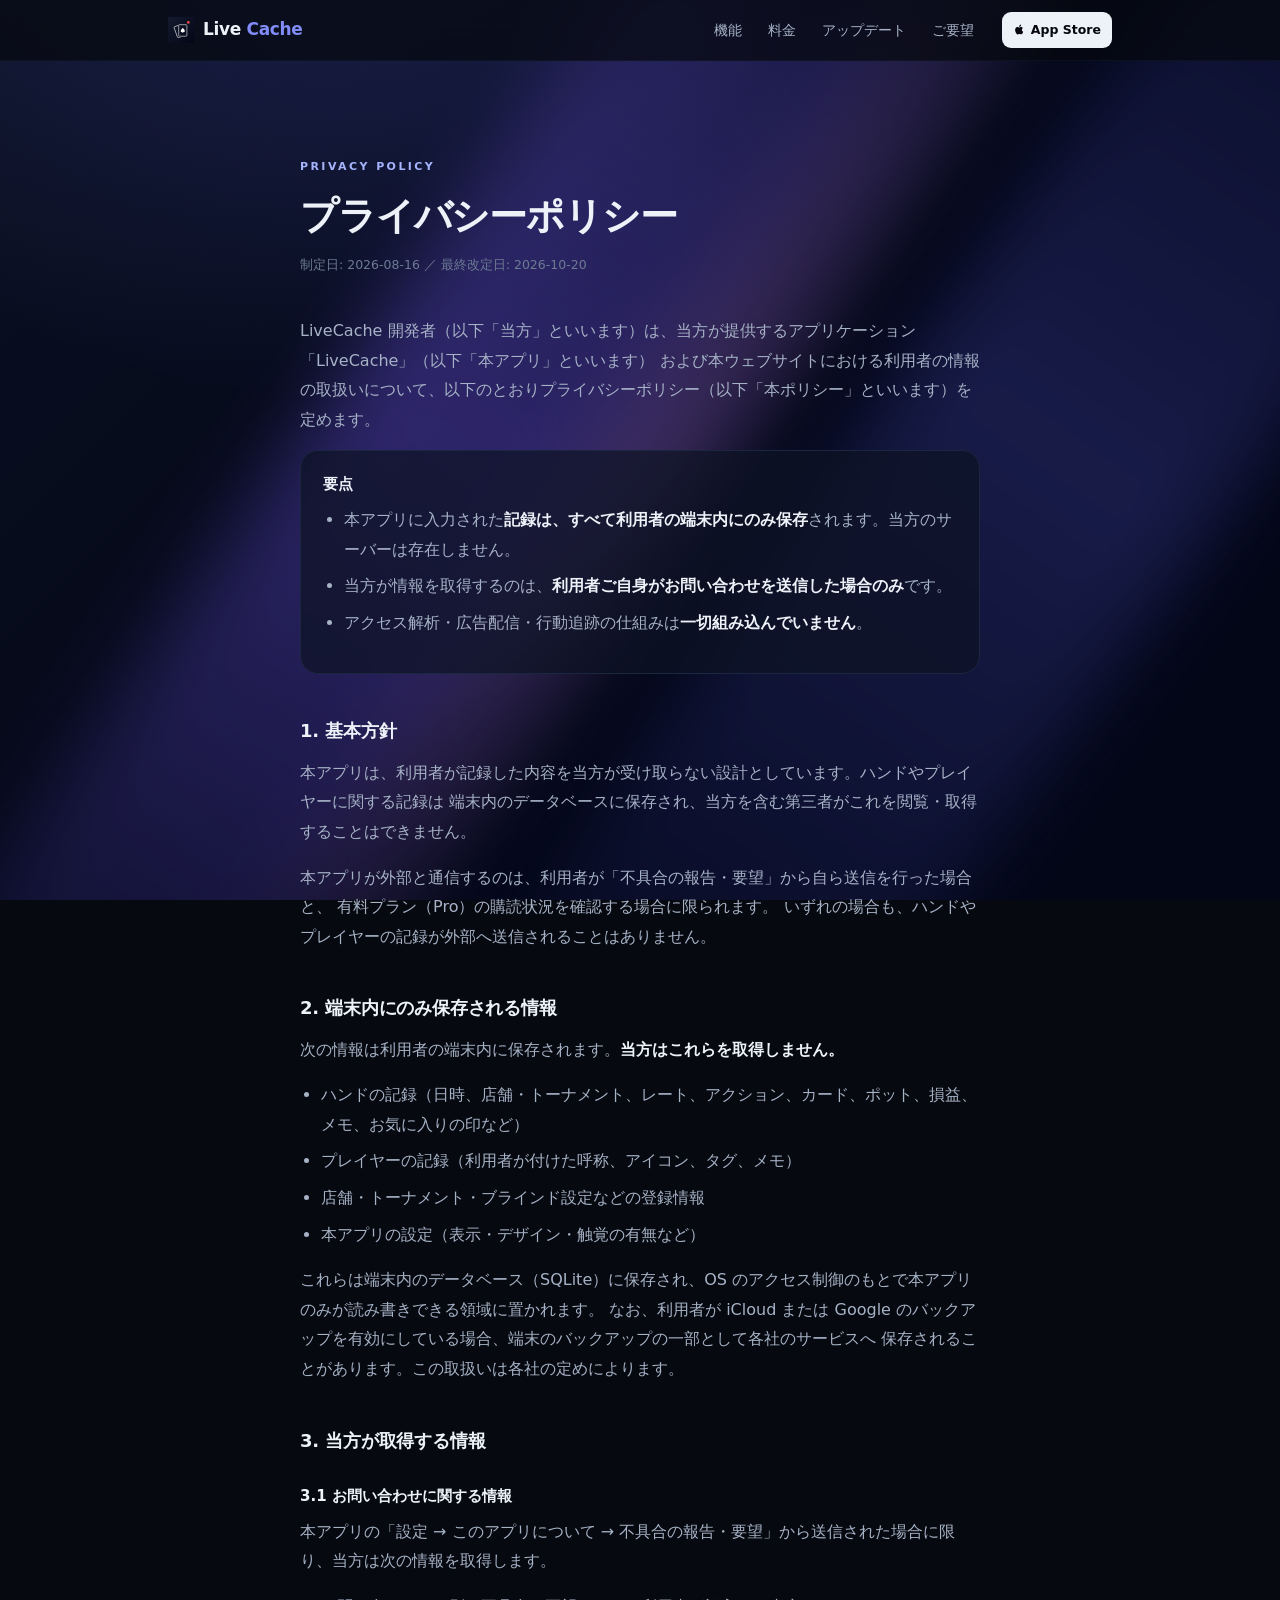
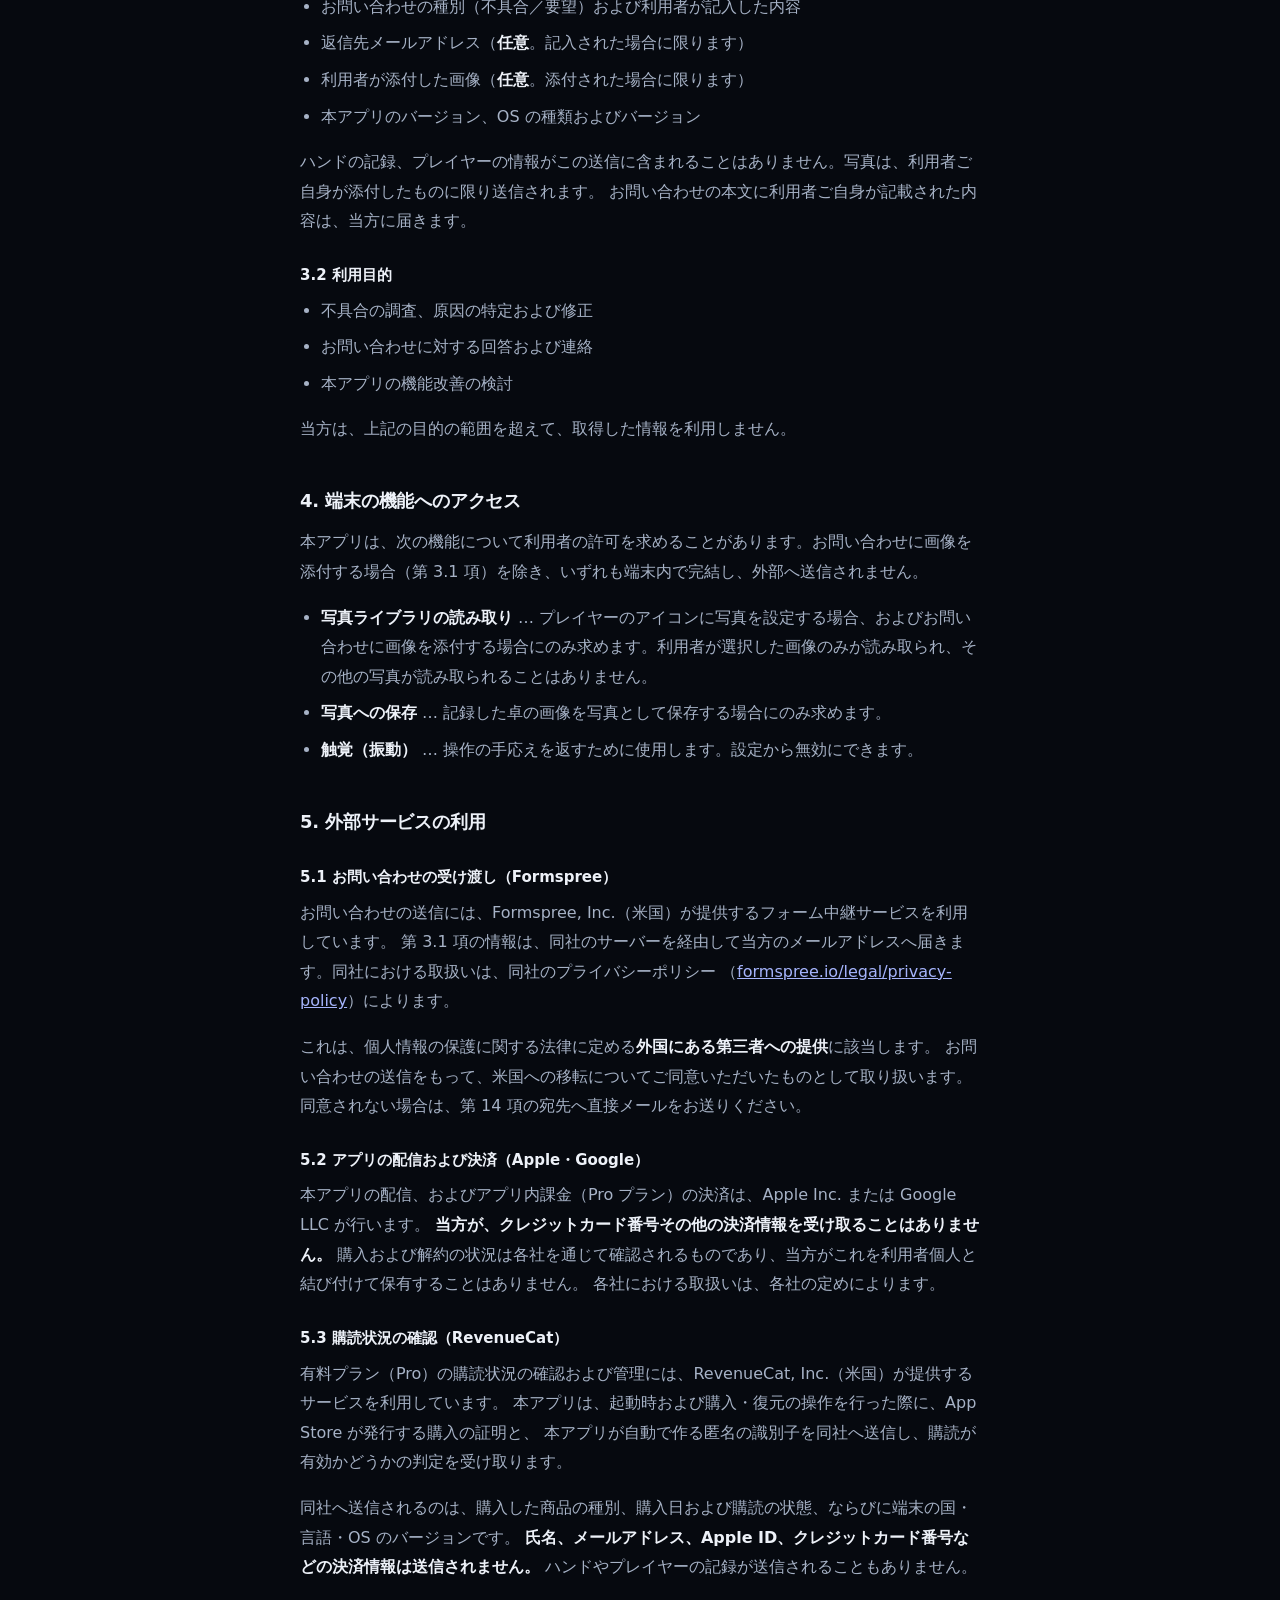
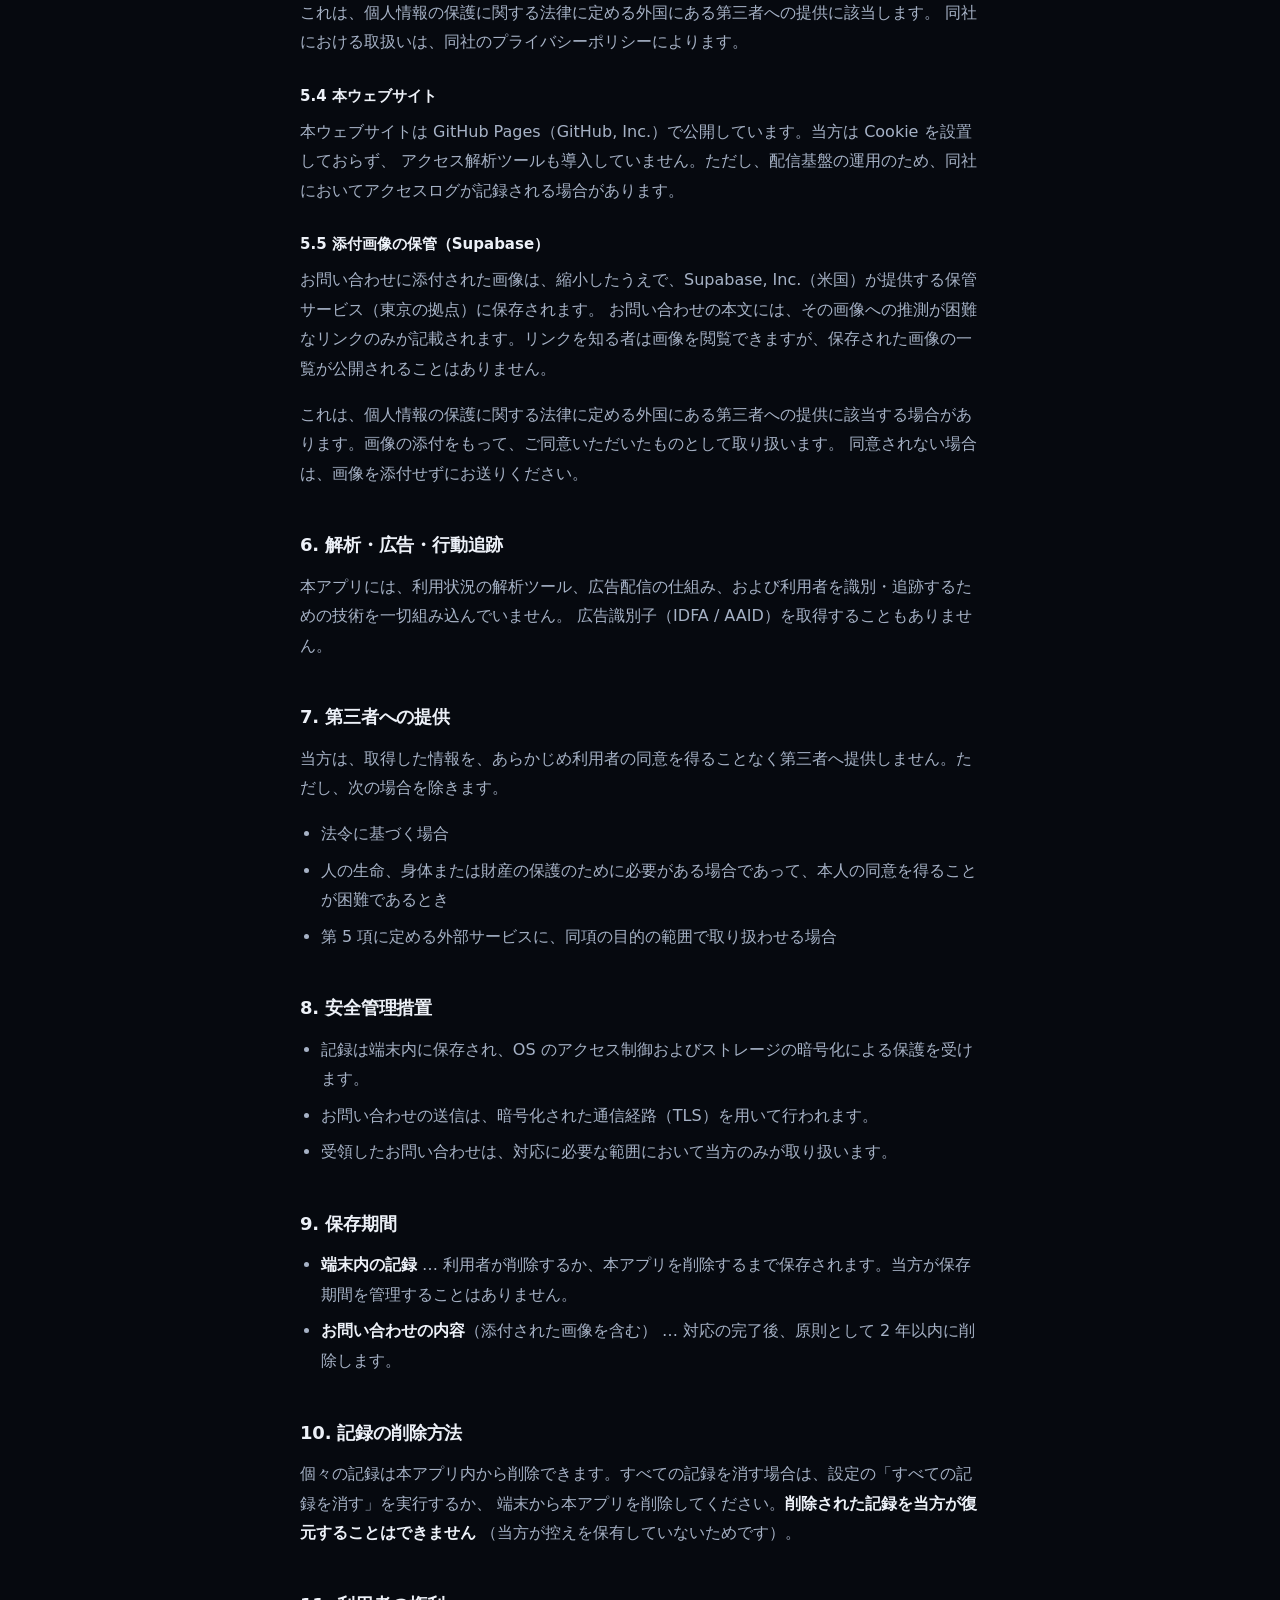
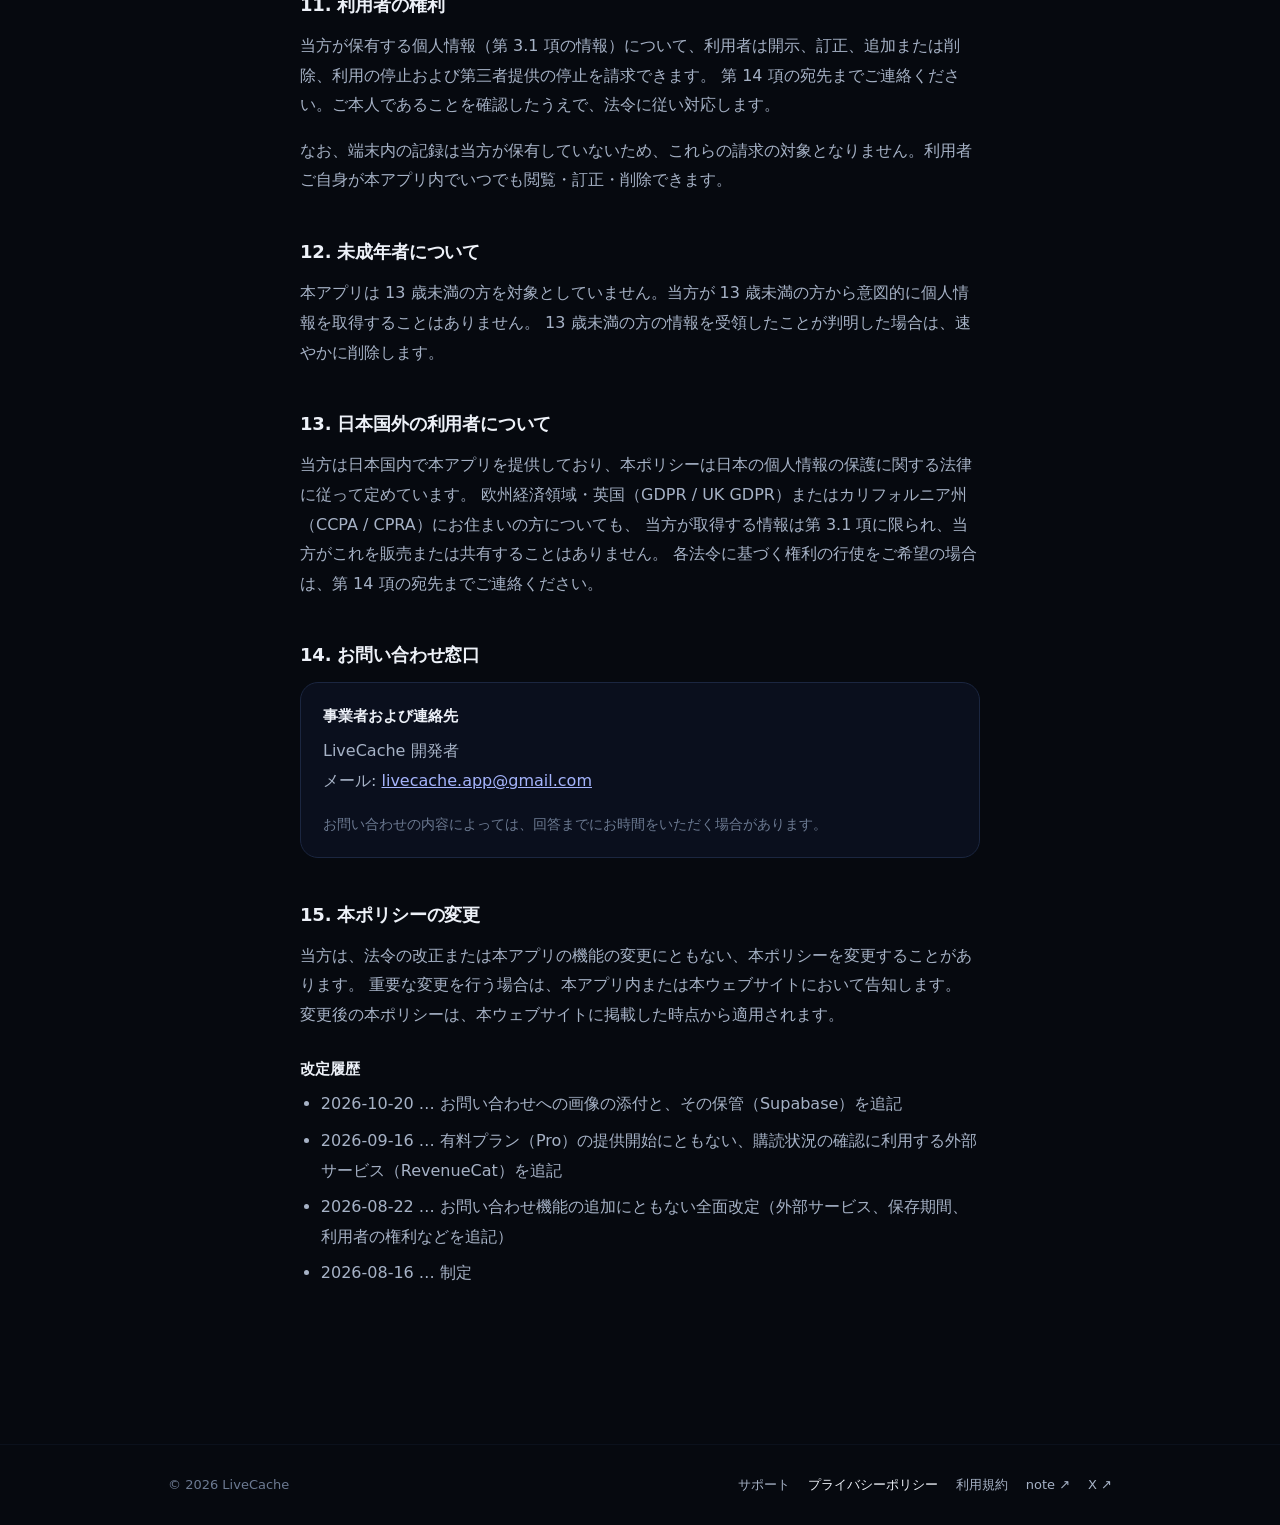
<file: privacy.html>
<!doctype html>
<html lang="ja">
<head>
<meta charset="utf-8">
<meta name="viewport" content="width=device-width, initial-scale=1, viewport-fit=cover">
<title>プライバシーポリシー — LiveCache</title>
<meta name="description" content="LiveCache のプライバシーポリシー。記録はすべて端末内に保存され、当方のサーバーへ送信されることはありません。">
<link rel="icon" href="./img/icon.svg">
<link rel="canonical" href="https://yutybass.github.io/livecache-site/privacy.html">
<meta property="og:type" content="website">
<meta property="og:site_name" content="LiveCache">
<meta property="og:locale" content="ja_JP">
<meta property="og:url" content="https://yutybass.github.io/livecache-site/privacy.html">
<meta property="og:title" content="プライバシーポリシー — LiveCache">
<meta property="og:description" content="LiveCache のプライバシーポリシー。記録はすべて端末内に保存され、当方のサーバーへ送信されることはありません。">
<meta property="og:image" content="https://yutybass.github.io/livecache-site/img/og.png">
<meta name="twitter:card" content="summary_large_image">
<meta name="theme-color" content="#06090F">
<link rel="stylesheet" href="./_style.css">
</head>
<body>
<svg width="0" height="0" style="position:absolute" aria-hidden="true">
  <symbol id="i-apple" viewBox="0 0 24 24"><path fill="currentColor" d="M16.37 12.6c-.02-2.3 1.88-3.4 1.97-3.46-1.07-1.57-2.74-1.78-3.33-1.8-1.42-.15-2.77.83-3.49.83-.72 0-1.83-.81-3.01-.79-1.55.02-2.98.9-3.78 2.29-1.61 2.8-.41 6.94 1.16 9.21.77 1.11 1.68 2.36 2.88 2.31 1.16-.05 1.59-.75 2.99-.75 1.4 0 1.79.75 3.01.72 1.24-.02 2.03-1.13 2.79-2.25.88-1.29 1.24-2.53 1.26-2.6-.03-.01-2.42-.93-2.45-3.71zM14.08 5.85c.64-.77 1.07-1.85.95-2.92-.92.04-2.03.61-2.69 1.38-.59.68-1.11 1.77-.97 2.82 1.03.08 2.07-.52 2.71-1.28z"/></symbol>
</svg>
<div class="glow" aria-hidden="true"><span class="beam b1"></span><span class="beam b2"></span><span class="beam b3"></span></div>
<!-- 上の帯・光の筋・足は、トップ（index.html）と同じ作り -->
<header class="sitebar">
  <div class="wrap sitebar-in">
    <a class="sb-brand" href="./"><img src="./img/icon.svg" alt=""><span>Live <em>Cache</em></span></a>
    <nav class="sb-nav" aria-label="サイトの中">
      <a href="./#features">機能</a>
      <a href="./#plans">料金</a>
      <a href="./#updates">アップデート</a>
      <a class="keep" href="./#request">ご要望</a>
    </nav>
    <a class="sb-get" href="https://apps.apple.com/jp/app/id6804119041" target="_blank" rel="noopener"><svg class="apple" aria-hidden="true"><use href="#i-apple"/></svg>App Store</a>
  </div>
</header>
<main class="doc"><div class="wrap">
<p class="eyebrow">PRIVACY POLICY</p>
<h1>プライバシーポリシー</h1>
<p class="updated">制定日: 2026-08-16 ／ 最終改定日: 2026-10-20</p>

<p>
  LiveCache 開発者（以下「当方」といいます）は、当方が提供するアプリケーション「LiveCache」（以下「本アプリ」といいます）
  および本ウェブサイトにおける利用者の情報の取扱いについて、以下のとおりプライバシーポリシー（以下「本ポリシー」といいます）を定めます。
</p>

<div class="card">
  <h3>要点</h3>
  <ul>
    <li>本アプリに入力された<strong>記録は、すべて利用者の端末内にのみ保存</strong>されます。当方のサーバーは存在しません。</li>
    <li>当方が情報を取得するのは、<strong>利用者ご自身がお問い合わせを送信した場合のみ</strong>です。</li>
    <li>アクセス解析・広告配信・行動追跡の仕組みは<strong>一切組み込んでいません</strong>。</li>
  </ul>
</div>

<h2>1. 基本方針</h2>
<p>
  本アプリは、利用者が記録した内容を当方が受け取らない設計としています。ハンドやプレイヤーに関する記録は
  端末内のデータベースに保存され、当方を含む第三者がこれを閲覧・取得することはできません。
</p>
<p>
  本アプリが外部と通信するのは、利用者が「不具合の報告・要望」から自ら送信を行った場合と、
  有料プラン（Pro）の購読状況を確認する場合に限られます。
  いずれの場合も、ハンドやプレイヤーの記録が外部へ送信されることはありません。
</p>

<h2>2. 端末内にのみ保存される情報</h2>
<p>次の情報は利用者の端末内に保存されます。<strong>当方はこれらを取得しません。</strong></p>
<ul>
  <li>ハンドの記録（日時、店舗・トーナメント、レート、アクション、カード、ポット、損益、メモ、お気に入りの印など）</li>
  <li>プレイヤーの記録（利用者が付けた呼称、アイコン、タグ、メモ）</li>
  <li>店舗・トーナメント・ブラインド設定などの登録情報</li>
  <li>本アプリの設定（表示・デザイン・触覚の有無など）</li>
</ul>
<p>
  これらは端末内のデータベース（SQLite）に保存され、OS のアクセス制御のもとで本アプリのみが読み書きできる領域に置かれます。
  なお、利用者が iCloud または Google のバックアップを有効にしている場合、端末のバックアップの一部として各社のサービスへ
  保存されることがあります。この取扱いは各社の定めによります。
</p>

<h2>3. 当方が取得する情報</h2>

<h3>3.1 お問い合わせに関する情報</h3>
<p>
  本アプリの「設定 → このアプリについて → 不具合の報告・要望」から送信された場合に限り、当方は次の情報を取得します。
</p>
<ul>
  <li>お問い合わせの種別（不具合／要望）および利用者が記入した内容</li>
  <li>返信先メールアドレス（<strong>任意</strong>。記入された場合に限ります）</li>
  <li>利用者が添付した画像（<strong>任意</strong>。添付された場合に限ります）</li>
  <li>本アプリのバージョン、OS の種類およびバージョン</li>
</ul>
<p>
  ハンドの記録、プレイヤーの情報がこの送信に含まれることはありません。写真は、利用者ご自身が添付したものに限り送信されます。
  お問い合わせの本文に利用者ご自身が記載された内容は、当方に届きます。
</p>

<h3>3.2 利用目的</h3>
<ul>
  <li>不具合の調査、原因の特定および修正</li>
  <li>お問い合わせに対する回答および連絡</li>
  <li>本アプリの機能改善の検討</li>
</ul>
<p>当方は、上記の目的の範囲を超えて、取得した情報を利用しません。</p>

<h2>4. 端末の機能へのアクセス</h2>
<p>本アプリは、次の機能について利用者の許可を求めることがあります。お問い合わせに画像を添付する場合（第 3.1 項）を除き、いずれも端末内で完結し、外部へ送信されません。</p>
<ul>
  <li><strong>写真ライブラリの読み取り</strong> … プレイヤーのアイコンに写真を設定する場合、およびお問い合わせに画像を添付する場合にのみ求めます。利用者が選択した画像のみが読み取られ、その他の写真が読み取られることはありません。</li>
  <li><strong>写真への保存</strong> … 記録した卓の画像を写真として保存する場合にのみ求めます。</li>
  <li><strong>触覚（振動）</strong> … 操作の手応えを返すために使用します。設定から無効にできます。</li>
</ul>

<h2>5. 外部サービスの利用</h2>

<h3>5.1 お問い合わせの受け渡し（Formspree）</h3>
<p>
  お問い合わせの送信には、Formspree, Inc.（米国）が提供するフォーム中継サービスを利用しています。
  第 3.1 項の情報は、同社のサーバーを経由して当方のメールアドレスへ届きます。同社における取扱いは、同社のプライバシーポリシー
  （<a href="https://formspree.io/legal/privacy-policy" target="_blank" rel="noopener noreferrer">formspree.io/legal/privacy-policy</a>）によります。
</p>
<p>
  これは、個人情報の保護に関する法律に定める<strong>外国にある第三者への提供</strong>に該当します。
  お問い合わせの送信をもって、米国への移転についてご同意いただいたものとして取り扱います。
  同意されない場合は、第 14 項の宛先へ直接メールをお送りください。
</p>

<h3>5.2 アプリの配信および決済（Apple・Google）</h3>
<p>
  本アプリの配信、およびアプリ内課金（Pro プラン）の決済は、Apple Inc. または Google LLC が行います。
  <strong>当方が、クレジットカード番号その他の決済情報を受け取ることはありません。</strong>
  購入および解約の状況は各社を通じて確認されるものであり、当方がこれを利用者個人と結び付けて保有することはありません。
  各社における取扱いは、各社の定めによります。
</p>

<h3>5.3 購読状況の確認（RevenueCat）</h3>
<p>
  有料プラン（Pro）の購読状況の確認および管理には、RevenueCat, Inc.（米国）が提供するサービスを利用しています。
  本アプリは、起動時および購入・復元の操作を行った際に、App Store が発行する購入の証明と、
  本アプリが自動で作る匿名の識別子を同社へ送信し、購読が有効かどうかの判定を受け取ります。
</p>
<p>
  同社へ送信されるのは、購入した商品の種別、購入日および購読の状態、ならびに端末の国・言語・OS のバージョンです。
  <strong>氏名、メールアドレス、Apple ID、クレジットカード番号などの決済情報は送信されません。</strong>
  ハンドやプレイヤーの記録が送信されることもありません。
</p>
<p>
  これは、個人情報の保護に関する法律に定める外国にある第三者への提供に該当します。
  同社における取扱いは、同社のプライバシーポリシーによります。
</p>

<h3>5.4 本ウェブサイト</h3>
<p>
  本ウェブサイトは GitHub Pages（GitHub, Inc.）で公開しています。当方は Cookie を設置しておらず、
  アクセス解析ツールも導入していません。ただし、配信基盤の運用のため、同社においてアクセスログが記録される場合があります。
</p>

<h3>5.5 添付画像の保管（Supabase）</h3>
<p>
  お問い合わせに添付された画像は、縮小したうえで、Supabase, Inc.（米国）が提供する保管サービス（東京の拠点）に保存されます。
  お問い合わせの本文には、その画像への推測が困難なリンクのみが記載されます。リンクを知る者は画像を閲覧できますが、保存された画像の一覧が公開されることはありません。
</p>
<p>
  これは、個人情報の保護に関する法律に定める外国にある第三者への提供に該当する場合があります。画像の添付をもって、ご同意いただいたものとして取り扱います。
  同意されない場合は、画像を添付せずにお送りください。
</p>

<h2>6. 解析・広告・行動追跡</h2>
<p>
  本アプリには、利用状況の解析ツール、広告配信の仕組み、および利用者を識別・追跡するための技術を一切組み込んでいません。
  広告識別子（IDFA / AAID）を取得することもありません。
</p>

<h2>7. 第三者への提供</h2>
<p>当方は、取得した情報を、あらかじめ利用者の同意を得ることなく第三者へ提供しません。ただし、次の場合を除きます。</p>
<ul>
  <li>法令に基づく場合</li>
  <li>人の生命、身体または財産の保護のために必要がある場合であって、本人の同意を得ることが困難であるとき</li>
  <li>第 5 項に定める外部サービスに、同項の目的の範囲で取り扱わせる場合</li>
</ul>

<h2>8. 安全管理措置</h2>
<ul>
  <li>記録は端末内に保存され、OS のアクセス制御およびストレージの暗号化による保護を受けます。</li>
  <li>お問い合わせの送信は、暗号化された通信経路（TLS）を用いて行われます。</li>
  <li>受領したお問い合わせは、対応に必要な範囲において当方のみが取り扱います。</li>
</ul>

<h2>9. 保存期間</h2>
<ul>
  <li><strong>端末内の記録</strong> … 利用者が削除するか、本アプリを削除するまで保存されます。当方が保存期間を管理することはありません。</li>
  <li><strong>お問い合わせの内容</strong>（添付された画像を含む） … 対応の完了後、原則として 2 年以内に削除します。</li>
</ul>

<h2>10. 記録の削除方法</h2>
<p>
  個々の記録は本アプリ内から削除できます。すべての記録を消す場合は、設定の「すべての記録を消す」を実行するか、
  端末から本アプリを削除してください。<strong>削除された記録を当方が復元することはできません</strong>
  （当方が控えを保有していないためです）。
</p>

<h2>11. 利用者の権利</h2>
<p>
  当方が保有する個人情報（第 3.1 項の情報）について、利用者は開示、訂正、追加または削除、利用の停止および第三者提供の停止を請求できます。
  第 14 項の宛先までご連絡ください。ご本人であることを確認したうえで、法令に従い対応します。
</p>
<p>
  なお、端末内の記録は当方が保有していないため、これらの請求の対象となりません。利用者ご自身が本アプリ内でいつでも閲覧・訂正・削除できます。
</p>

<h2>12. 未成年者について</h2>
<p>
  本アプリは 13 歳未満の方を対象としていません。当方が 13 歳未満の方から意図的に個人情報を取得することはありません。
  13 歳未満の方の情報を受領したことが判明した場合は、速やかに削除します。
</p>

<h2>13. 日本国外の利用者について</h2>
<p>
  当方は日本国内で本アプリを提供しており、本ポリシーは日本の個人情報の保護に関する法律に従って定めています。
  欧州経済領域・英国（GDPR / UK GDPR）またはカリフォルニア州（CCPA / CPRA）にお住まいの方についても、
  当方が取得する情報は第 3.1 項に限られ、当方がこれを販売または共有することはありません。
  各法令に基づく権利の行使をご希望の場合は、第 14 項の宛先までご連絡ください。
</p>

<h2>14. お問い合わせ窓口</h2>
<div class="card">
  <h3>事業者および連絡先</h3>
  <p>
    LiveCache 開発者<br>
    メール: <a href="mailto:livecache.app@gmail.com?subject=LiveCache%20プライバシーに関するお問い合わせ">livecache.app@gmail.com</a>
  </p>
  <p style="margin-bottom:0; font-size:13.5px; color:var(--fg-3)">
    お問い合わせの内容によっては、回答までにお時間をいただく場合があります。
  </p>
</div>

<h2>15. 本ポリシーの変更</h2>
<p>
  当方は、法令の改正または本アプリの機能の変更にともない、本ポリシーを変更することがあります。
  重要な変更を行う場合は、本アプリ内または本ウェブサイトにおいて告知します。
  変更後の本ポリシーは、本ウェブサイトに掲載した時点から適用されます。
</p>

<h3>改定履歴</h3>
<ul>
  <li>2026-10-20 … お問い合わせへの画像の添付と、その保管（Supabase）を追記</li>
  <li>2026-09-16 … 有料プラン（Pro）の提供開始にともない、購読状況の確認に利用する外部サービス（RevenueCat）を追記</li>
  <li>2026-08-22 … お問い合わせ機能の追加にともない全面改定（外部サービス、保存期間、利用者の権利などを追記）</li>
  <li>2026-08-16 … 制定</li>
</ul>

</div></main>
<footer class="site-foot">
  <div class="wrap foot-grid">
    <span>© 2026 LiveCache</span>
    <span class="foot-links">
      <a href="./support.html">サポート</a>
      <a href="./privacy.html" aria-current="page">プライバシーポリシー</a>
      <a href="./terms.html">利用規約</a>
      <a href="https://note.com/yutybass/n/naf13785d4c7a" target="_blank" rel="noopener">note ↗</a>
      <a href="https://x.com/LiveCache_poker" target="_blank" rel="noopener">X ↗</a>
    </span>
  </div>
</footer>
</body>
</html>
</file>
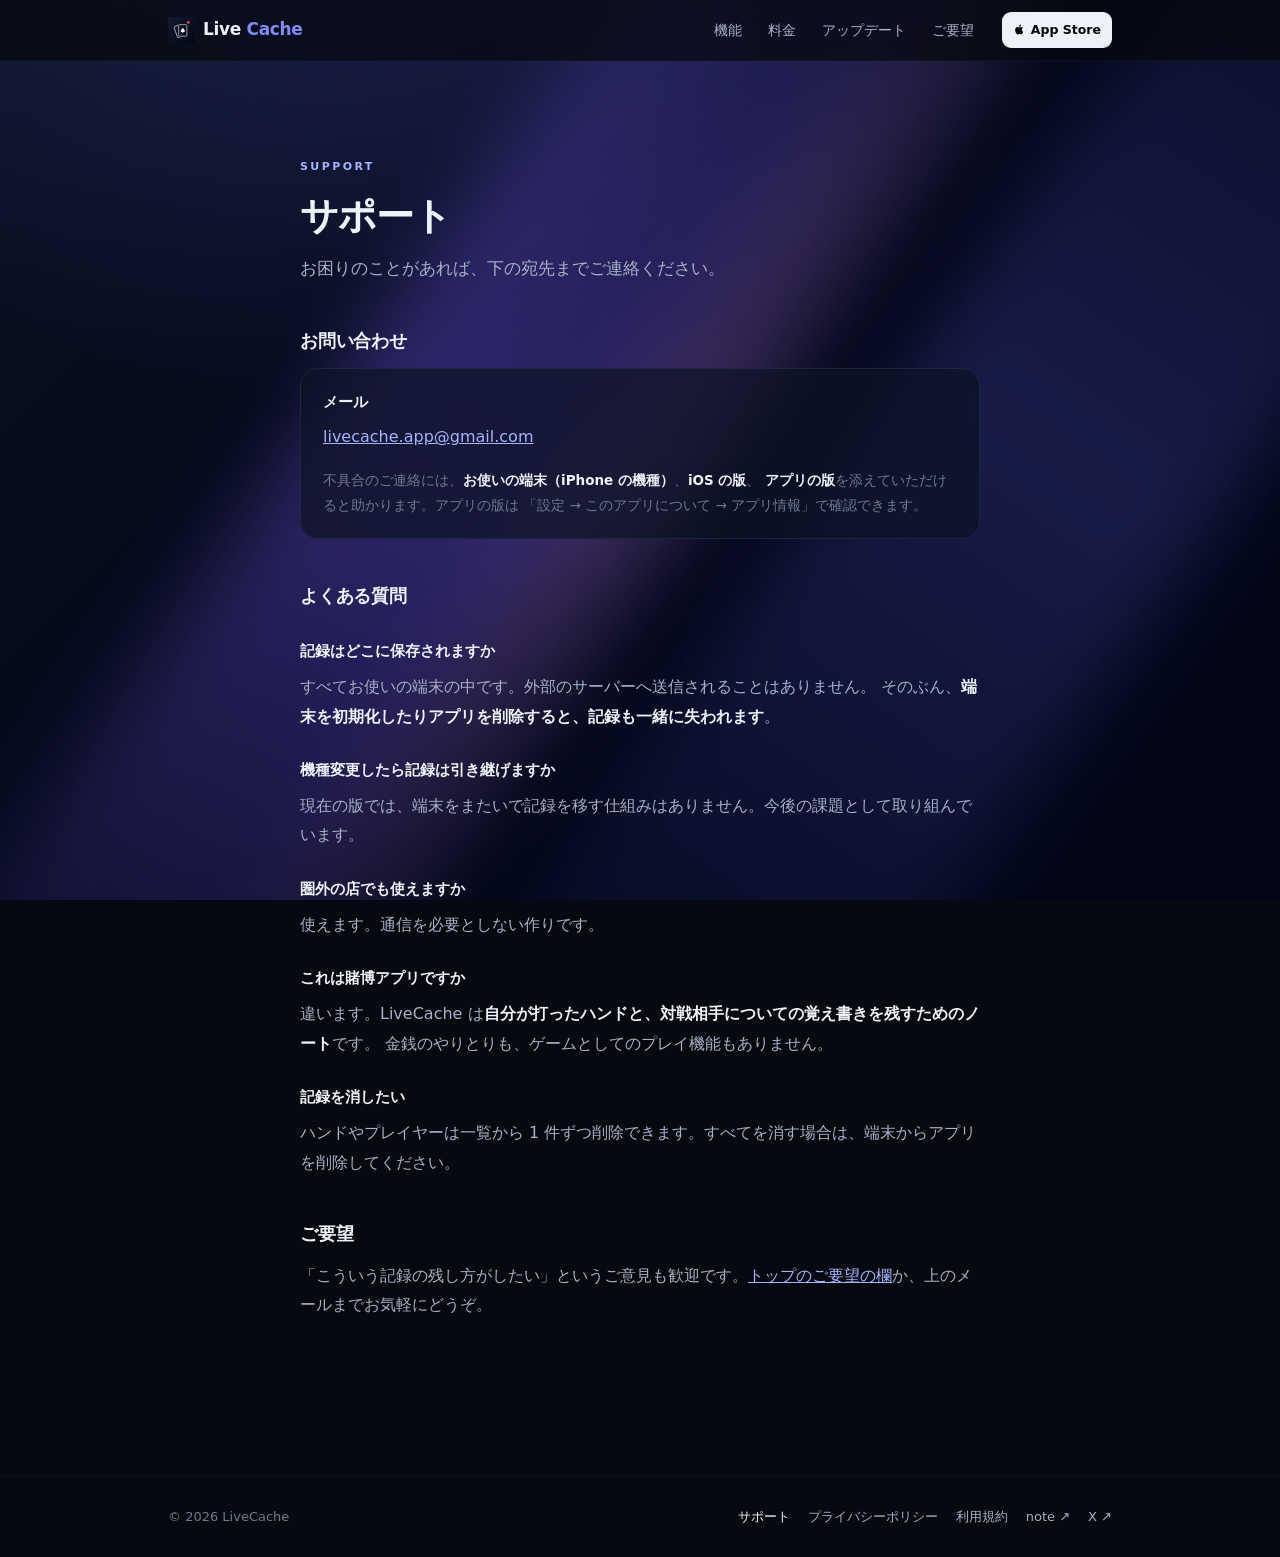
<file: support.html>
<!doctype html>
<html lang="ja">
<head>
<meta charset="utf-8">
<meta name="viewport" content="width=device-width, initial-scale=1, viewport-fit=cover">
<title>サポート — LiveCache</title>
<meta name="description" content="LiveCache のお問い合わせ先とよくある質問。">
<link rel="icon" href="./img/icon.svg">
<link rel="canonical" href="https://yutybass.github.io/livecache-site/support.html">
<meta property="og:type" content="website">
<meta property="og:site_name" content="LiveCache">
<meta property="og:locale" content="ja_JP">
<meta property="og:url" content="https://yutybass.github.io/livecache-site/support.html">
<meta property="og:title" content="サポート — LiveCache">
<meta property="og:description" content="LiveCache のお問い合わせ先と、よくある質問。">
<meta property="og:image" content="https://yutybass.github.io/livecache-site/img/og.png">
<meta name="twitter:card" content="summary_large_image">
<meta name="theme-color" content="#06090F">
<link rel="stylesheet" href="./_style.css">
</head>
<body>
<svg width="0" height="0" style="position:absolute" aria-hidden="true">
  <symbol id="i-apple" viewBox="0 0 24 24"><path fill="currentColor" d="M16.37 12.6c-.02-2.3 1.88-3.4 1.97-3.46-1.07-1.57-2.74-1.78-3.33-1.8-1.42-.15-2.77.83-3.49.83-.72 0-1.83-.81-3.01-.79-1.55.02-2.98.9-3.78 2.29-1.61 2.8-.41 6.94 1.16 9.21.77 1.11 1.68 2.36 2.88 2.31 1.16-.05 1.59-.75 2.99-.75 1.4 0 1.79.75 3.01.72 1.24-.02 2.03-1.13 2.79-2.25.88-1.29 1.24-2.53 1.26-2.6-.03-.01-2.42-.93-2.45-3.71zM14.08 5.85c.64-.77 1.07-1.85.95-2.92-.92.04-2.03.61-2.69 1.38-.59.68-1.11 1.77-.97 2.82 1.03.08 2.07-.52 2.71-1.28z"/></symbol>
</svg>
<div class="glow" aria-hidden="true"><span class="beam b1"></span><span class="beam b2"></span><span class="beam b3"></span></div>
<!-- 上の帯・光の筋・足は、トップ（index.html）と同じ作り -->
<header class="sitebar">
  <div class="wrap sitebar-in">
    <a class="sb-brand" href="./"><img src="./img/icon.svg" alt=""><span>Live <em>Cache</em></span></a>
    <nav class="sb-nav" aria-label="サイトの中">
      <a href="./#features">機能</a>
      <a href="./#plans">料金</a>
      <a href="./#updates">アップデート</a>
      <a class="keep" href="./#request">ご要望</a>
    </nav>
    <a class="sb-get" href="https://apps.apple.com/jp/app/id6804119041" target="_blank" rel="noopener"><svg class="apple" aria-hidden="true"><use href="#i-apple"/></svg>App Store</a>
  </div>
</header>
<main class="doc"><div class="wrap">
<p class="eyebrow">SUPPORT</p>
<h1>サポート</h1>
<p class="lede">お困りのことがあれば、下の宛先までご連絡ください。</p>

<h2>お問い合わせ</h2>
<div class="card">
  <h3>メール</h3>
  <p><a href="mailto:livecache.app@gmail.com?subject=LiveCache%20のお問い合わせ">livecache.app@gmail.com</a></p>
  <p style="margin-bottom:0; font-size:13.5px; color:var(--fg-3)">
    不具合のご連絡には、<strong>お使いの端末（iPhone の機種）</strong>、<strong>iOS の版</strong>、
    <strong>アプリの版</strong>を添えていただけると助かります。アプリの版は
    「設定 → このアプリについて → アプリ情報」で確認できます。
  </p>
</div>

<h2>よくある質問</h2>

<h3>記録はどこに保存されますか</h3>
<p>
  すべてお使いの端末の中です。外部のサーバーへ送信されることはありません。
  そのぶん、<strong>端末を初期化したりアプリを削除すると、記録も一緒に失われます</strong>。
</p>

<h3>機種変更したら記録は引き継げますか</h3>
<p>
  現在の版では、端末をまたいで記録を移す仕組みはありません。今後の課題として取り組んでいます。
</p>

<h3>圏外の店でも使えますか</h3>
<p>使えます。通信を必要としない作りです。</p>

<h3>これは賭博アプリですか</h3>
<p>
  違います。LiveCache は<strong>自分が打ったハンドと、対戦相手についての覚え書きを残すためのノート</strong>です。
  金銭のやりとりも、ゲームとしてのプレイ機能もありません。
</p>

<h3>記録を消したい</h3>
<p>
  ハンドやプレイヤーは一覧から 1 件ずつ削除できます。すべてを消す場合は、端末からアプリを削除してください。
</p>

<h2>ご要望</h2>
<p>
  「こういう記録の残し方がしたい」というご意見も歓迎です。<a href="./#request">トップのご要望の欄</a>か、上のメールまでお気軽にどうぞ。
</p>

</div></main>
<footer class="site-foot">
  <div class="wrap foot-grid">
    <span>© 2026 LiveCache</span>
    <span class="foot-links">
      <a href="./support.html" aria-current="page">サポート</a>
      <a href="./privacy.html">プライバシーポリシー</a>
      <a href="./terms.html">利用規約</a>
      <a href="https://note.com/yutybass/n/naf13785d4c7a" target="_blank" rel="noopener">note ↗</a>
      <a href="https://x.com/LiveCache_poker" target="_blank" rel="noopener">X ↗</a>
    </span>
  </div>
</footer>
</body>
</html>
</file>
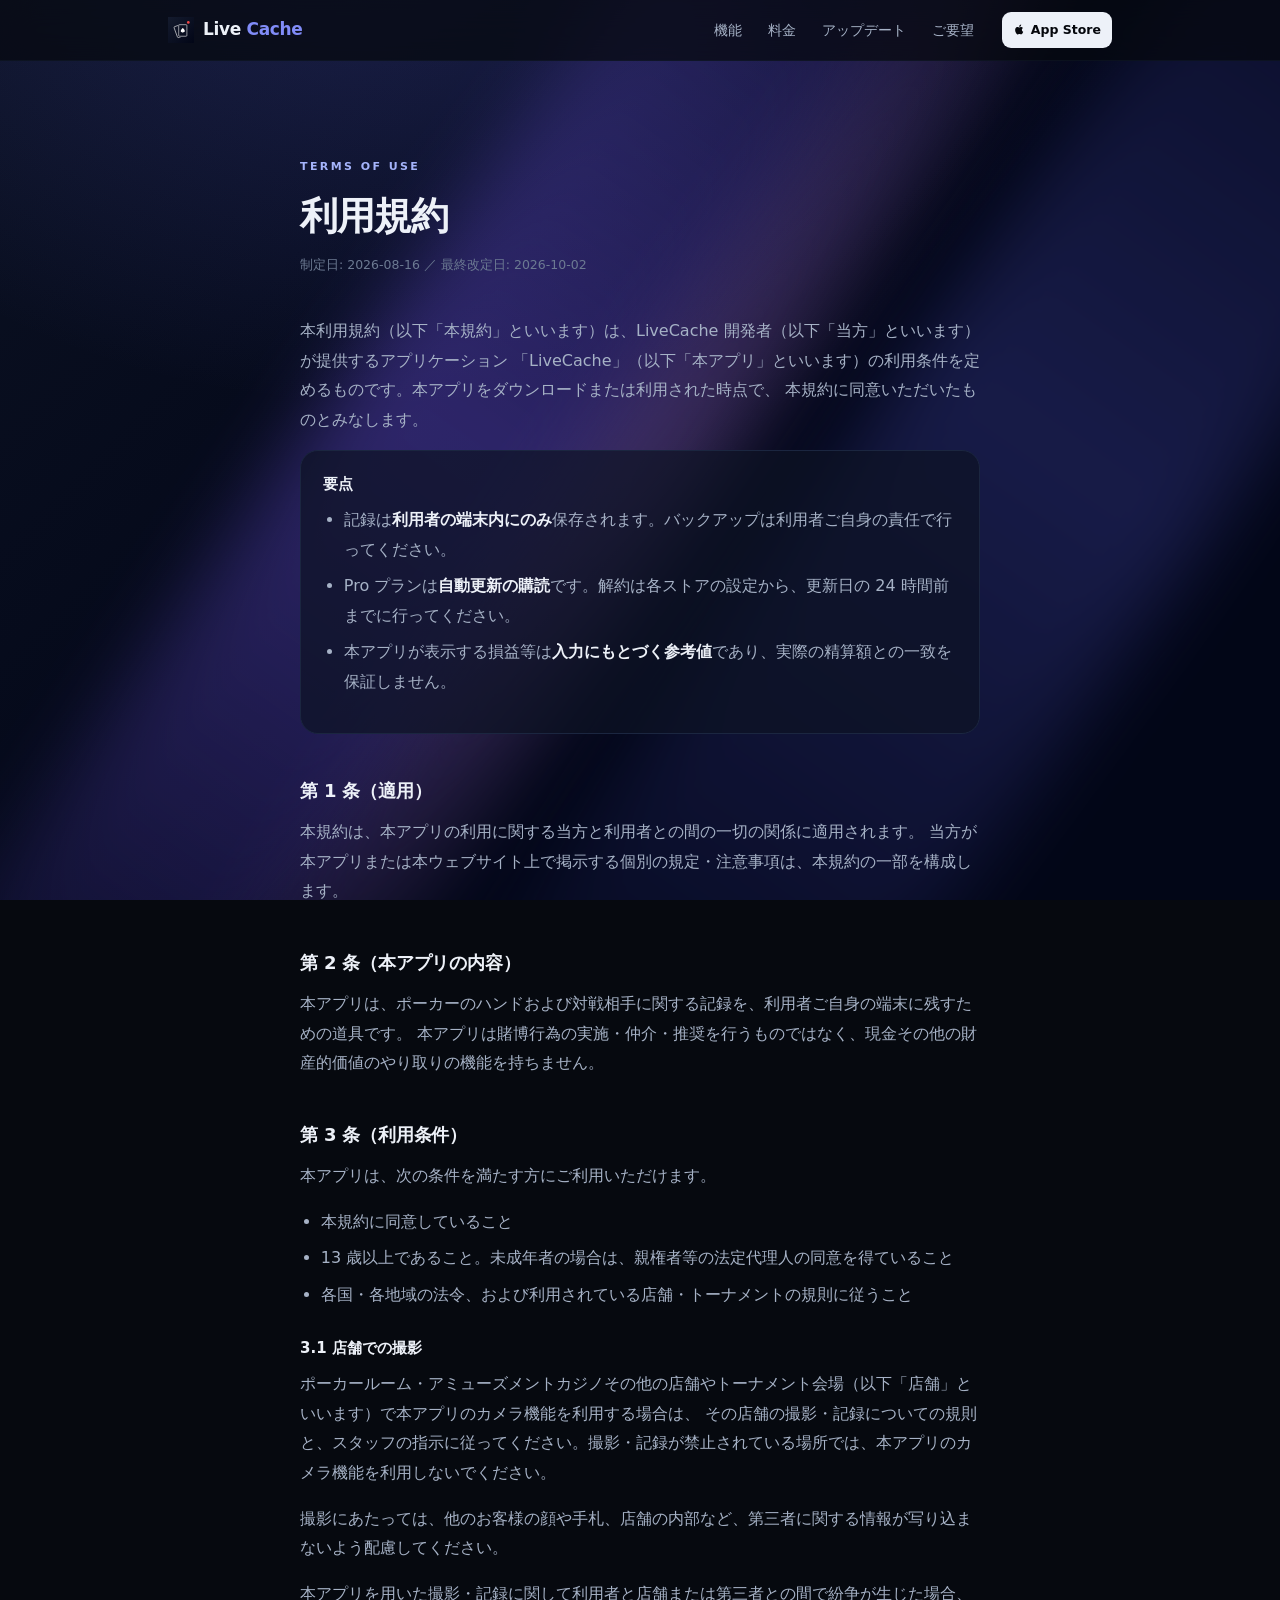
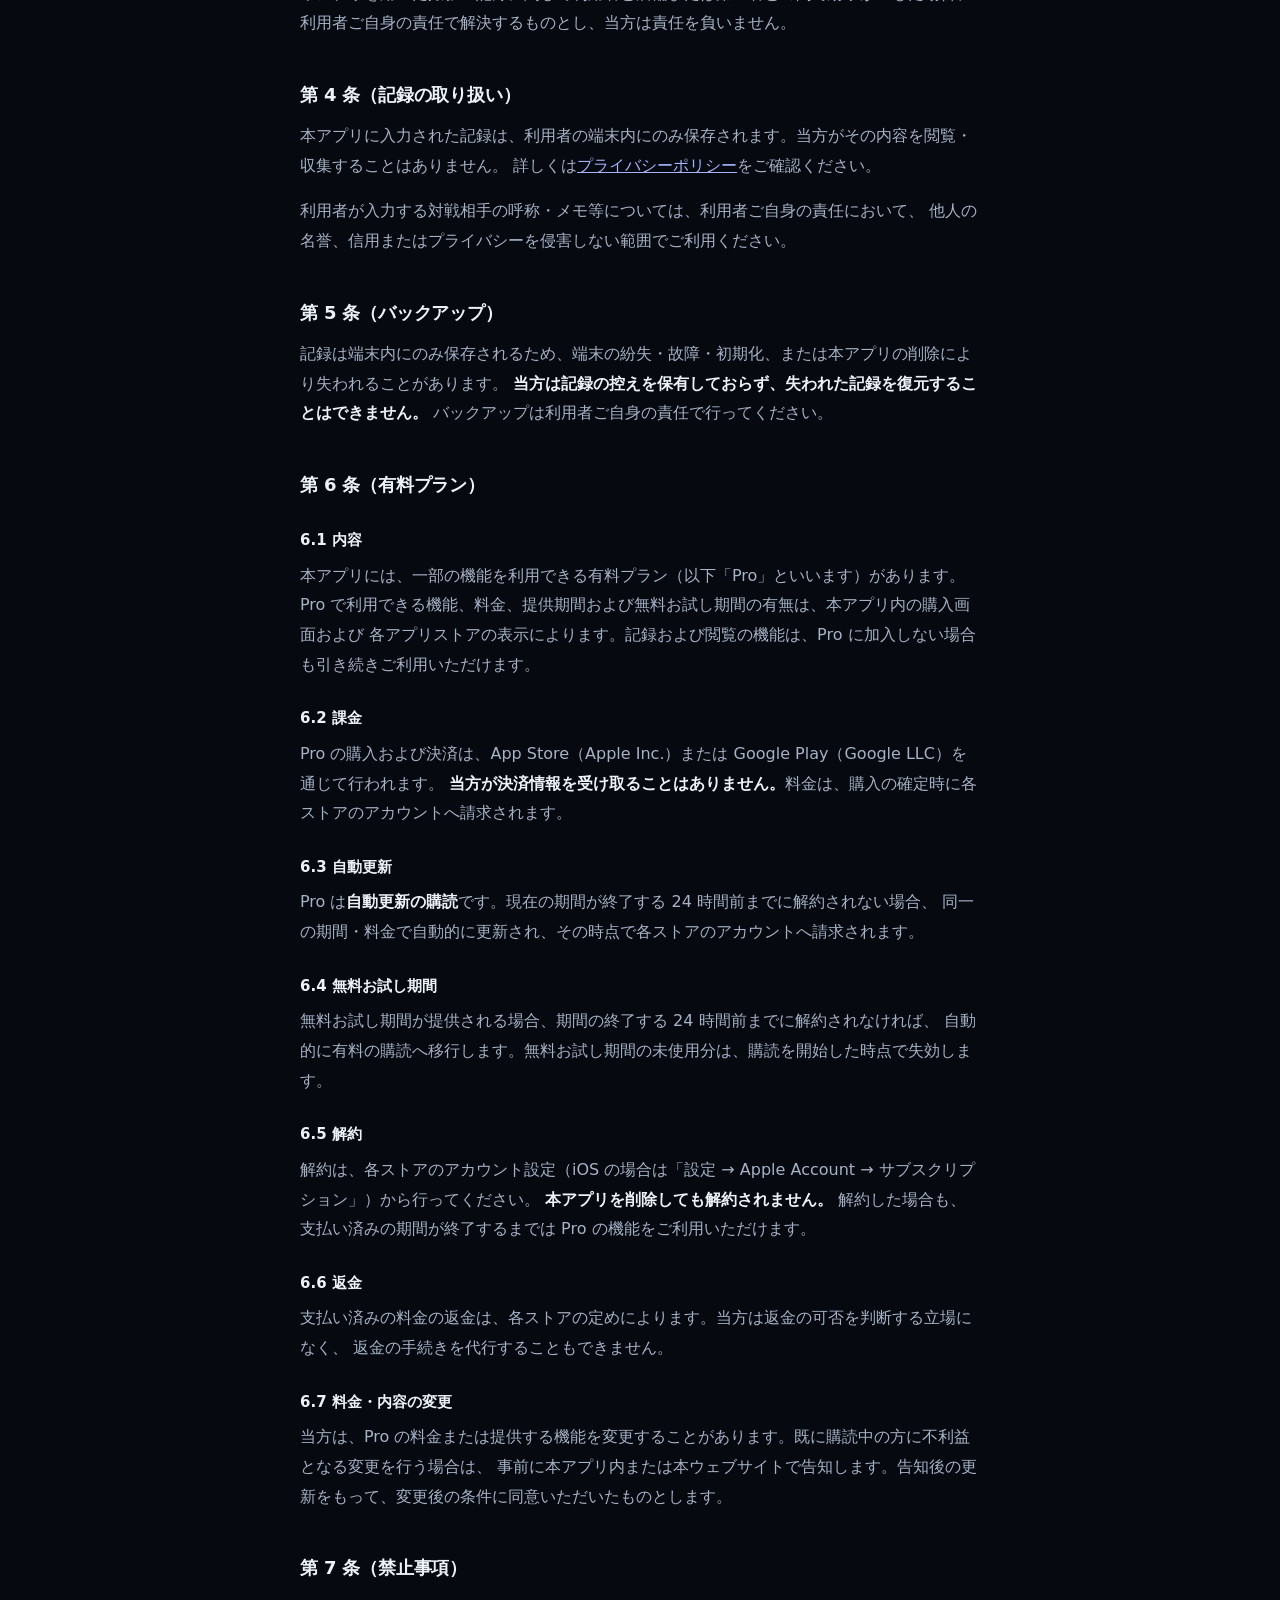
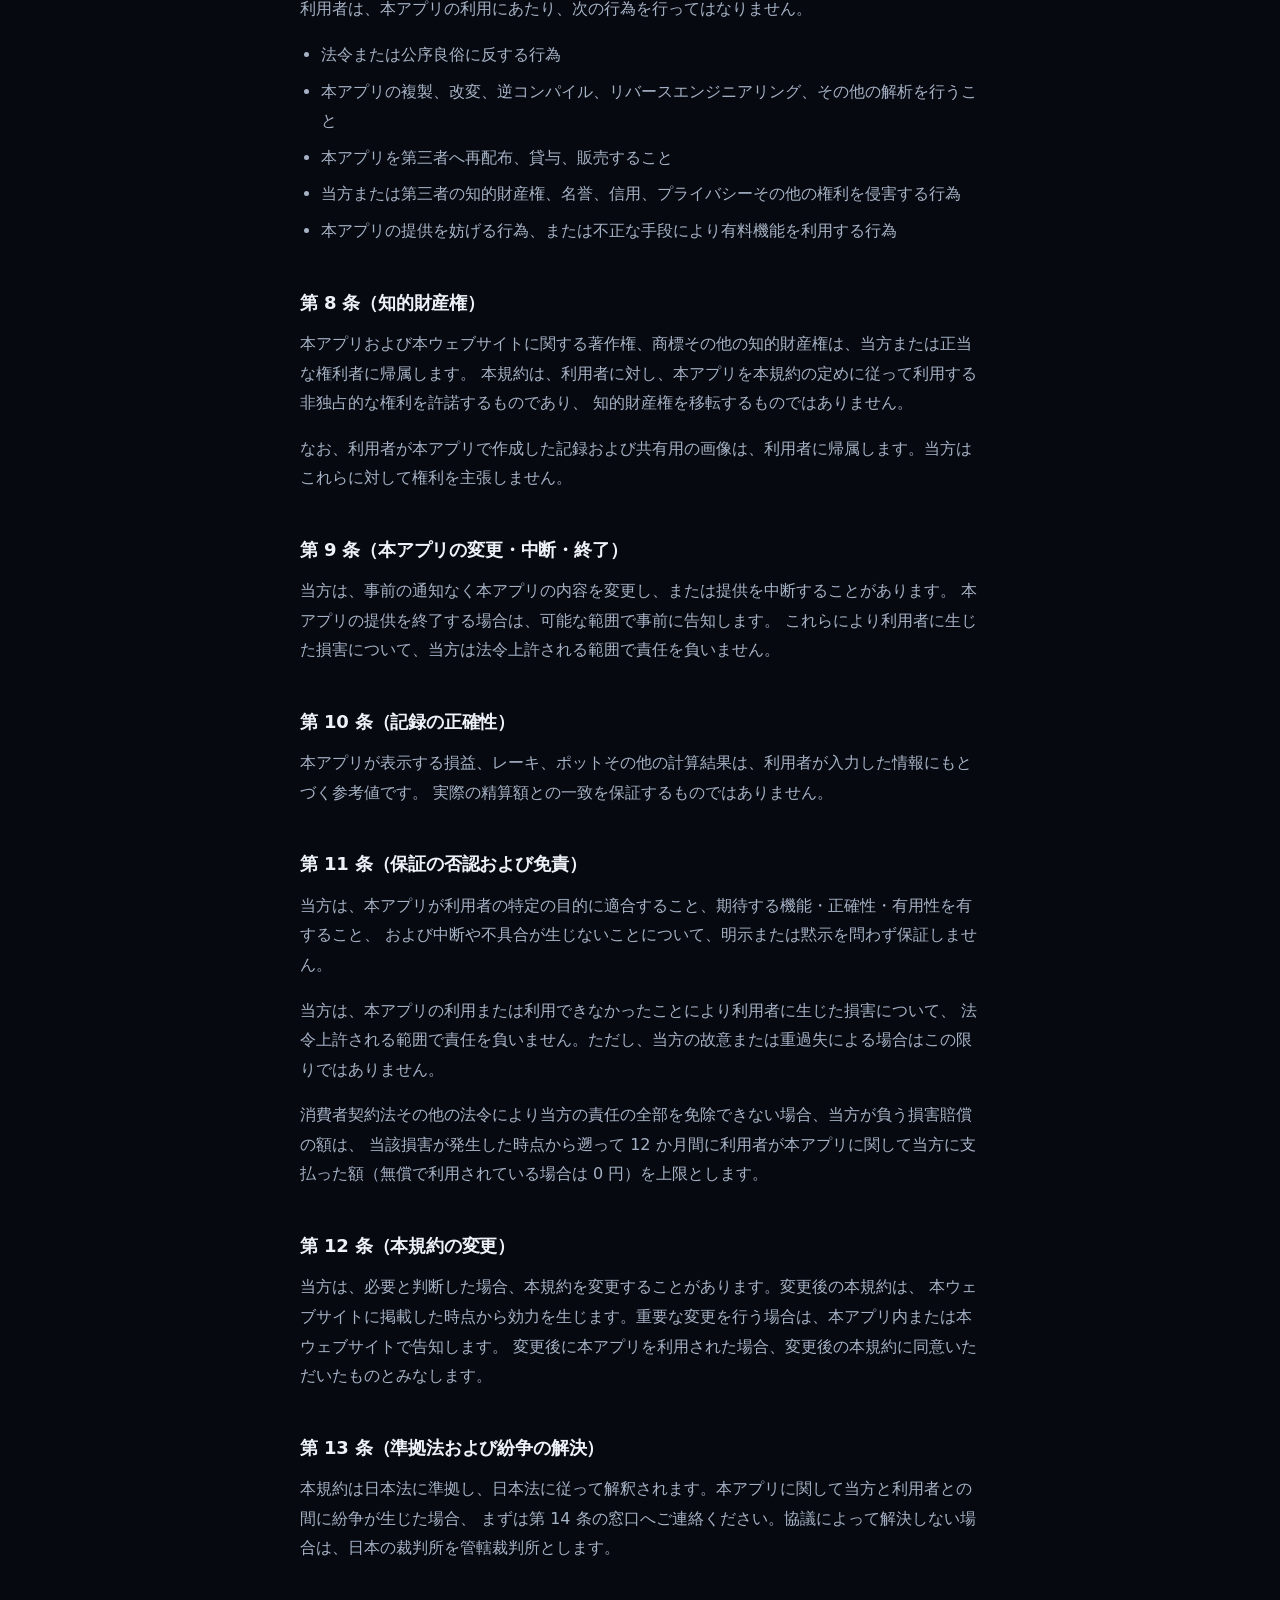
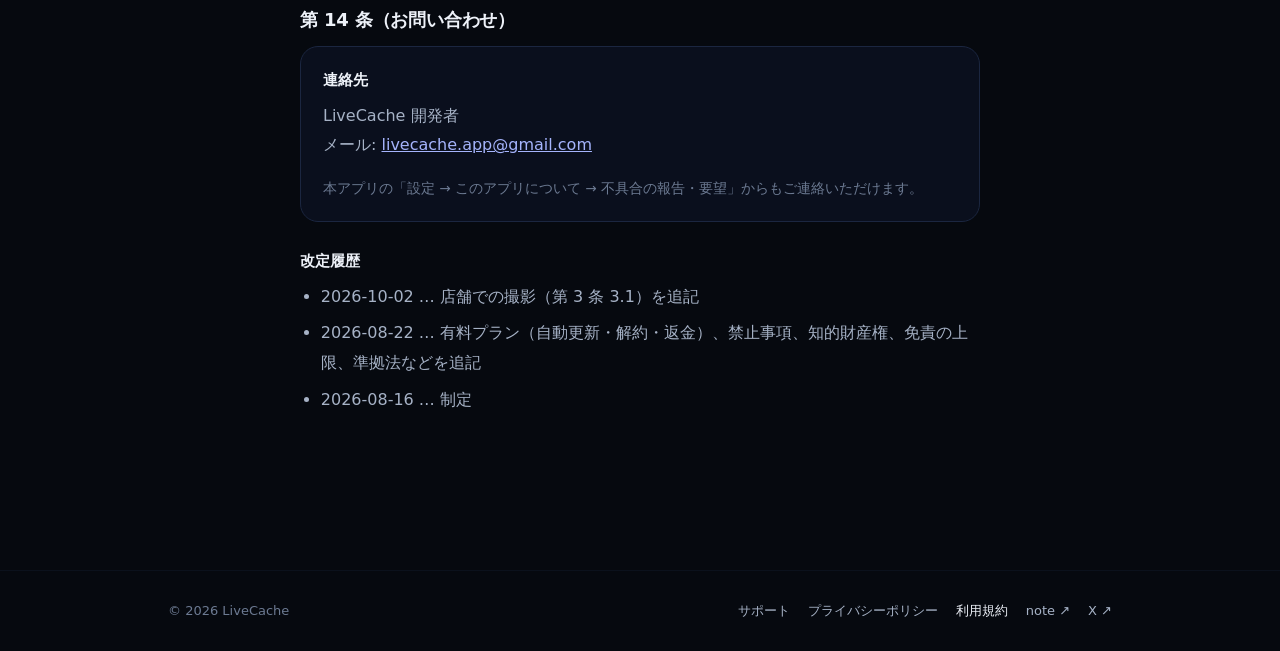
<file: terms.html>
<!doctype html>
<html lang="ja">
<head>
<meta charset="utf-8">
<meta name="viewport" content="width=device-width, initial-scale=1, viewport-fit=cover">
<title>利用規約 — LiveCache</title>
<meta name="description" content="LiveCache の利用条件。記録の取り扱い、有料プラン（Pro）の課金と解約、免責について定めます。">
<link rel="icon" href="./img/icon.svg">
<link rel="canonical" href="https://yutybass.github.io/livecache-site/terms.html">
<meta property="og:type" content="website">
<meta property="og:site_name" content="LiveCache">
<meta property="og:locale" content="ja_JP">
<meta property="og:url" content="https://yutybass.github.io/livecache-site/terms.html">
<meta property="og:title" content="利用規約 — LiveCache">
<meta property="og:description" content="LiveCache の利用条件。記録の取り扱い、有料プラン（Pro）の課金と解約、免責について定めます。">
<meta property="og:image" content="https://yutybass.github.io/livecache-site/img/og.png">
<meta name="twitter:card" content="summary_large_image">
<meta name="theme-color" content="#06090F">
<link rel="stylesheet" href="./_style.css">
</head>
<body>
<svg width="0" height="0" style="position:absolute" aria-hidden="true">
  <symbol id="i-apple" viewBox="0 0 24 24"><path fill="currentColor" d="M16.37 12.6c-.02-2.3 1.88-3.4 1.97-3.46-1.07-1.57-2.74-1.78-3.33-1.8-1.42-.15-2.77.83-3.49.83-.72 0-1.83-.81-3.01-.79-1.55.02-2.98.9-3.78 2.29-1.61 2.8-.41 6.94 1.16 9.21.77 1.11 1.68 2.36 2.88 2.31 1.16-.05 1.59-.75 2.99-.75 1.4 0 1.79.75 3.01.72 1.24-.02 2.03-1.13 2.79-2.25.88-1.29 1.24-2.53 1.26-2.6-.03-.01-2.42-.93-2.45-3.71zM14.08 5.85c.64-.77 1.07-1.85.95-2.92-.92.04-2.03.61-2.69 1.38-.59.68-1.11 1.77-.97 2.82 1.03.08 2.07-.52 2.71-1.28z"/></symbol>
</svg>
<div class="glow" aria-hidden="true"><span class="beam b1"></span><span class="beam b2"></span><span class="beam b3"></span></div>
<!-- 上の帯・光の筋・足は、トップ（index.html）と同じ作り -->
<header class="sitebar">
  <div class="wrap sitebar-in">
    <a class="sb-brand" href="./"><img src="./img/icon.svg" alt=""><span>Live <em>Cache</em></span></a>
    <nav class="sb-nav" aria-label="サイトの中">
      <a href="./#features">機能</a>
      <a href="./#plans">料金</a>
      <a href="./#updates">アップデート</a>
      <a class="keep" href="./#request">ご要望</a>
    </nav>
    <a class="sb-get" href="https://apps.apple.com/jp/app/id6804119041" target="_blank" rel="noopener"><svg class="apple" aria-hidden="true"><use href="#i-apple"/></svg>App Store</a>
  </div>
</header>
<main class="doc"><div class="wrap">
<p class="eyebrow">TERMS OF USE</p>
<h1>利用規約</h1>
<p class="updated">制定日: 2026-08-16 ／ 最終改定日: 2026-10-02</p>

<p>
  本利用規約（以下「本規約」といいます）は、LiveCache 開発者（以下「当方」といいます）が提供するアプリケーション
  「LiveCache」（以下「本アプリ」といいます）の利用条件を定めるものです。本アプリをダウンロードまたは利用された時点で、
  本規約に同意いただいたものとみなします。
</p>

<div class="card">
  <h3>要点</h3>
  <ul>
    <li>記録は<strong>利用者の端末内にのみ</strong>保存されます。バックアップは利用者ご自身の責任で行ってください。</li>
    <li>Pro プランは<strong>自動更新の購読</strong>です。解約は各ストアの設定から、更新日の 24 時間前までに行ってください。</li>
    <li>本アプリが表示する損益等は<strong>入力にもとづく参考値</strong>であり、実際の精算額との一致を保証しません。</li>
  </ul>
</div>

<h2>第 1 条（適用）</h2>
<p>
  本規約は、本アプリの利用に関する当方と利用者との間の一切の関係に適用されます。
  当方が本アプリまたは本ウェブサイト上で掲示する個別の規定・注意事項は、本規約の一部を構成します。
</p>

<h2>第 2 条（本アプリの内容）</h2>
<p>
  本アプリは、ポーカーのハンドおよび対戦相手に関する記録を、利用者ご自身の端末に残すための道具です。
  本アプリは賭博行為の実施・仲介・推奨を行うものではなく、現金その他の財産的価値のやり取りの機能を持ちません。
</p>

<h2>第 3 条（利用条件）</h2>
<p>本アプリは、次の条件を満たす方にご利用いただけます。</p>
<ul>
  <li>本規約に同意していること</li>
  <li>13 歳以上であること。未成年者の場合は、親権者等の法定代理人の同意を得ていること</li>
  <li>各国・各地域の法令、および利用されている店舗・トーナメントの規則に従うこと</li>
</ul>
<h3>3.1 店舗での撮影</h3>
<p>
  ポーカールーム・アミューズメントカジノその他の店舗やトーナメント会場（以下「店舗」といいます）で本アプリのカメラ機能を利用する場合は、
  その店舗の撮影・記録についての規則と、スタッフの指示に従ってください。撮影・記録が禁止されている場所では、本アプリのカメラ機能を利用しないでください。
</p>
<p>
  撮影にあたっては、他のお客様の顔や手札、店舗の内部など、第三者に関する情報が写り込まないよう配慮してください。
</p>
<p>
  本アプリを用いた撮影・記録に関して利用者と店舗または第三者との間で紛争が生じた場合、利用者ご自身の責任で解決するものとし、当方は責任を負いません。
</p>

<h2>第 4 条（記録の取り扱い）</h2>
<p>
  本アプリに入力された記録は、利用者の端末内にのみ保存されます。当方がその内容を閲覧・収集することはありません。
  詳しくは<a href="./privacy.html">プライバシーポリシー</a>をご確認ください。
</p>
<p>
  利用者が入力する対戦相手の呼称・メモ等については、利用者ご自身の責任において、
  他人の名誉、信用またはプライバシーを侵害しない範囲でご利用ください。
</p>

<h2>第 5 条（バックアップ）</h2>
<p>
  記録は端末内にのみ保存されるため、端末の紛失・故障・初期化、または本アプリの削除により失われることがあります。
  <strong>当方は記録の控えを保有しておらず、失われた記録を復元することはできません。</strong>
  バックアップは利用者ご自身の責任で行ってください。
</p>

<h2>第 6 条（有料プラン）</h2>

<h3>6.1 内容</h3>
<p>
  本アプリには、一部の機能を利用できる有料プラン（以下「Pro」といいます）があります。
  Pro で利用できる機能、料金、提供期間および無料お試し期間の有無は、本アプリ内の購入画面および
  各アプリストアの表示によります。記録および閲覧の機能は、Pro に加入しない場合も引き続きご利用いただけます。
</p>

<h3>6.2 課金</h3>
<p>
  Pro の購入および決済は、App Store（Apple Inc.）または Google Play（Google LLC）を通じて行われます。
  <strong>当方が決済情報を受け取ることはありません。</strong>料金は、購入の確定時に各ストアのアカウントへ請求されます。
</p>

<h3>6.3 自動更新</h3>
<p>
  Pro は<strong>自動更新の購読</strong>です。現在の期間が終了する 24 時間前までに解約されない場合、
  同一の期間・料金で自動的に更新され、その時点で各ストアのアカウントへ請求されます。
</p>

<h3>6.4 無料お試し期間</h3>
<p>
  無料お試し期間が提供される場合、期間の終了する 24 時間前までに解約されなければ、
  自動的に有料の購読へ移行します。無料お試し期間の未使用分は、購読を開始した時点で失効します。
</p>

<h3>6.5 解約</h3>
<p>
  解約は、各ストアのアカウント設定（iOS の場合は「設定 → Apple Account → サブスクリプション」）から行ってください。
  <strong>本アプリを削除しても解約されません。</strong>
  解約した場合も、支払い済みの期間が終了するまでは Pro の機能をご利用いただけます。
</p>

<h3>6.6 返金</h3>
<p>
  支払い済みの料金の返金は、各ストアの定めによります。当方は返金の可否を判断する立場になく、
  返金の手続きを代行することもできません。
</p>

<h3>6.7 料金・内容の変更</h3>
<p>
  当方は、Pro の料金または提供する機能を変更することがあります。既に購読中の方に不利益となる変更を行う場合は、
  事前に本アプリ内または本ウェブサイトで告知します。告知後の更新をもって、変更後の条件に同意いただいたものとします。
</p>

<h2>第 7 条（禁止事項）</h2>
<p>利用者は、本アプリの利用にあたり、次の行為を行ってはなりません。</p>
<ul>
  <li>法令または公序良俗に反する行為</li>
  <li>本アプリの複製、改変、逆コンパイル、リバースエンジニアリング、その他の解析を行うこと</li>
  <li>本アプリを第三者へ再配布、貸与、販売すること</li>
  <li>当方または第三者の知的財産権、名誉、信用、プライバシーその他の権利を侵害する行為</li>
  <li>本アプリの提供を妨げる行為、または不正な手段により有料機能を利用する行為</li>
</ul>

<h2>第 8 条（知的財産権）</h2>
<p>
  本アプリおよび本ウェブサイトに関する著作権、商標その他の知的財産権は、当方または正当な権利者に帰属します。
  本規約は、利用者に対し、本アプリを本規約の定めに従って利用する非独占的な権利を許諾するものであり、
  知的財産権を移転するものではありません。
</p>
<p>
  なお、利用者が本アプリで作成した記録および共有用の画像は、利用者に帰属します。当方はこれらに対して権利を主張しません。
</p>

<h2>第 9 条（本アプリの変更・中断・終了）</h2>
<p>
  当方は、事前の通知なく本アプリの内容を変更し、または提供を中断することがあります。
  本アプリの提供を終了する場合は、可能な範囲で事前に告知します。
  これらにより利用者に生じた損害について、当方は法令上許される範囲で責任を負いません。
</p>

<h2>第 10 条（記録の正確性）</h2>
<p>
  本アプリが表示する損益、レーキ、ポットその他の計算結果は、利用者が入力した情報にもとづく参考値です。
  実際の精算額との一致を保証するものではありません。
</p>

<h2>第 11 条（保証の否認および免責）</h2>
<p>
  当方は、本アプリが利用者の特定の目的に適合すること、期待する機能・正確性・有用性を有すること、
  および中断や不具合が生じないことについて、明示または黙示を問わず保証しません。
</p>
<p>
  当方は、本アプリの利用または利用できなかったことにより利用者に生じた損害について、
  法令上許される範囲で責任を負いません。ただし、当方の故意または重過失による場合はこの限りではありません。
</p>
<p>
  消費者契約法その他の法令により当方の責任の全部を免除できない場合、当方が負う損害賠償の額は、
  当該損害が発生した時点から遡って 12 か月間に利用者が本アプリに関して当方に支払った額（無償で利用されている場合は 0 円）を上限とします。
</p>

<h2>第 12 条（本規約の変更）</h2>
<p>
  当方は、必要と判断した場合、本規約を変更することがあります。変更後の本規約は、
  本ウェブサイトに掲載した時点から効力を生じます。重要な変更を行う場合は、本アプリ内または本ウェブサイトで告知します。
  変更後に本アプリを利用された場合、変更後の本規約に同意いただいたものとみなします。
</p>

<h2>第 13 条（準拠法および紛争の解決）</h2>
<p>
  本規約は日本法に準拠し、日本法に従って解釈されます。本アプリに関して当方と利用者との間に紛争が生じた場合、
  まずは第 14 条の窓口へご連絡ください。協議によって解決しない場合は、日本の裁判所を管轄裁判所とします。
</p>

<h2>第 14 条（お問い合わせ）</h2>
<div class="card">
  <h3>連絡先</h3>
  <p>
    LiveCache 開発者<br>
    メール: <a href="mailto:livecache.app@gmail.com?subject=LiveCache%20利用規約に関するお問い合わせ">livecache.app@gmail.com</a>
  </p>
  <p style="margin-bottom:0; font-size:13.5px; color:var(--fg-3)">
    本アプリの「設定 → このアプリについて → 不具合の報告・要望」からもご連絡いただけます。
  </p>
</div>

<h3>改定履歴</h3>
<ul>
  <li>2026-10-02 … 店舗での撮影（第 3 条 3.1）を追記</li>
  <li>2026-08-22 … 有料プラン（自動更新・解約・返金）、禁止事項、知的財産権、免責の上限、準拠法などを追記</li>
  <li>2026-08-16 … 制定</li>
</ul>

</div></main>
<footer class="site-foot">
  <div class="wrap foot-grid">
    <span>© 2026 LiveCache</span>
    <span class="foot-links">
      <a href="./support.html">サポート</a>
      <a href="./privacy.html">プライバシーポリシー</a>
      <a href="./terms.html" aria-current="page">利用規約</a>
      <a href="https://note.com/yutybass/n/naf13785d4c7a" target="_blank" rel="noopener">note ↗</a>
      <a href="https://x.com/LiveCache_poker" target="_blank" rel="noopener">X ↗</a>
    </span>
  </div>
</footer>
</body>
</html>
</file>
<file: _style.css>
/*
  ストアに出す 3 枚（トップ・プライバシー・サポート）で使う 1 枚。

  アプリと同じ暗い世界にする。App Store から飛んできた人が、
  同じものの続きだと分かるように。

  明暗は切り替えない（アプリが暗い画面しか持たないため）。ただし地も字も
  必ず自分で塗る ―― 宿主の地を借りない。
*/
:root {
  --page: #06090F;
  --surface: #0E1420;
  --line: #1D2941;
  --fg: #EDF1F8;
  --fg-2: #A6B2C6;
  --fg-3: #6C7A92;
  --indigo: #A5B4FC;
  /*
    名乗りの「Cache」だけに使う藍。**アプリの中と同じ値**（indigo-400）。

    下層の頁だけ `--indigo`（#A5B4FC）で塗っていたので、トップと見比べると
    同じ字が別の色をしていた。読み物の見出しや links に使う藍とは役割が
    違うので、名乗り専用に 1 つ持たせる。
  */
  --indigo-mark: #818CF8;
  --gutter: clamp(20px, 5vw, 40px);
}

* { box-sizing: border-box; }
html { scroll-behavior: smooth; }

body {
  margin: 0;
  background: var(--page);
  color: var(--fg);
  font-family: -apple-system, BlinkMacSystemFont, "Hiragino Sans",
    "Hiragino Kaku Gothic ProN", "Noto Sans JP", "Yu Gothic", Meiryo, system-ui, sans-serif;
  font-size: 16px;
  line-height: 1.85;
  -webkit-font-smoothing: antialiased;
}

.wrap { max-width: 760px; margin: 0 auto; padding: 0 var(--gutter); }

/* ---- 上の帯 ---- */
header.bar {
  border-bottom: 1px solid var(--line);
  padding: 18px 0;
  position: sticky;
  top: 0;
  background: #06090FEE;
  backdrop-filter: blur(10px);
  z-index: 10;
}
.bar .wrap { display: flex; align-items: center; gap: 14px; flex-wrap: wrap; }
.brand { display: flex; align-items: center; gap: 10px; text-decoration: none; color: var(--fg); }
.brand img { width: 30px; height: 30px; border-radius: 8px; display: block; }
.brand b { font-size: 17px; font-weight: 800; letter-spacing: -.03em; }
.brand b em { font-style: normal; color: var(--indigo-mark); }
nav { margin-left: auto; display: flex; gap: 18px; }
nav a { color: var(--fg-3); text-decoration: none; font-size: 13.5px; font-weight: 600; }
nav a:hover, nav a[aria-current="page"] { color: var(--fg); }

/* ---- 本文 ---- */
main { padding: clamp(40px, 8vw, 72px) 0 96px; }
.eyebrow { font-size: 11px; font-weight: 800; letter-spacing: .2em; color: var(--indigo); margin: 0 0 12px; }
h1 { font-size: clamp(28px, 5vw, 40px); line-height: 1.25; letter-spacing: -.03em; font-weight: 800; margin: 0 0 12px; text-wrap: balance; }
h2 { font-size: 18px; font-weight: 700; letter-spacing: -.01em; margin: 40px 0 10px; }
h3 { font-size: 15px; font-weight: 700; margin: 26px 0 6px; }
p { margin: 0 0 16px; color: var(--fg-2); }
p.lede { font-size: 17px; color: var(--fg-2); margin-bottom: 8px; }
.updated { font-size: 12.5px; color: var(--fg-3); margin: 0 0 40px; }
ul { margin: 0 0 16px; padding-left: 1.3em; color: var(--fg-2); }
li { margin-bottom: 7px; }
strong { color: var(--fg); font-weight: 700; }
a { color: var(--indigo); }

.card { background: var(--surface); border: 1px solid var(--line); border-radius: 14px; padding: 20px 22px; margin: 0 0 14px; }
.card h3 { margin-top: 0; }
.card p:last-child { margin-bottom: 0; }

.grid { display: grid; gap: 14px; grid-template-columns: repeat(auto-fit, minmax(230px, 1fr)); }

footer { border-top: 1px solid var(--line); padding: 26px 0 46px; font-size: 12.5px; color: var(--fg-3); }
footer .wrap { display: flex; gap: 14px 24px; flex-wrap: wrap; align-items: center; justify-content: space-between; }
footer a { color: var(--fg-3); text-decoration: none; }
footer a:hover { color: var(--fg-2); }

/*
  ---- トップ（index.html）と同じ上の帯・光の筋・足（2026-10-02） ----
  下の 3 枚もトップと同じ見た目にそろえる。ここから下が、上の古い帯・足の決まりより後に効く。
*/
:root { --surface: rgba(13,19,36,.7); --line: #1B2640; --line-soft: #151E3166; --indigo-400: #818CF8; }
body { overflow-x: hidden; }
.glow { position: fixed; inset: 0; z-index: -1; overflow: hidden; pointer-events: none;
  background: radial-gradient(ellipse 1100px 800px at 30% -10%, rgba(99,102,241,.22), rgba(99,102,241,0) 62%),
              linear-gradient(135deg, #0B1122 0%, #020617 55%); }
.beam { position: absolute; top: -60vh; height: 220vh; filter: blur(38px); transform: rotate(35deg); }
.b1 { left: 25%; width: 20.6%; background: linear-gradient(transparent, rgba(124,92,255,.50), transparent); }
.b2 { left: 47%; width: 9.4%; background: linear-gradient(transparent, rgba(192,132,252,.40), transparent); }
.b3 { left: 69%; width: 27%; background: linear-gradient(transparent, rgba(99,102,241,.32), transparent); }
@media (max-width: 620px) { .b1 { width: 34%; left: 12%; } .b2 { width: 16%; left: 48%; } .b3 { width: 40%; left: 66%; } }
/* 読み物の頁は字が主役なので、光は少し弱める */
body:has(.doc) .glow .beam { opacity: .7; }

.sitebar { position: sticky; top: 0; z-index: 30; background: rgba(6, 9, 15, .72); backdrop-filter: blur(16px); -webkit-backdrop-filter: blur(16px); border-bottom: 1px solid var(--line-soft); padding-top: env(safe-area-inset-top, 0px); }
.sitebar .wrap, .site-foot .wrap { max-width: 1040px; padding: 0 clamp(20px, 6vw, 48px); }
.sitebar-in { display: flex; align-items: center; gap: clamp(16px, 4vw, 28px); height: 60px; }
.sb-brand { display: inline-flex; align-items: center; gap: 9px; color: var(--fg); text-decoration: none; font-weight: 800; letter-spacing: -.02em; font-size: 17px; margin-right: auto; }
.sb-brand img { width: 26px; height: 26px; display: block; }
.sb-brand em { font-style: normal; color: var(--indigo-mark); }
.sb-nav { margin-left: 0; display: flex; gap: 26px; font-size: 13.5px; }
.sb-nav a { color: var(--fg-2); text-decoration: none; font-weight: 400; font-size: 13.5px; }
.sb-nav a:hover { color: var(--fg); }
.sb-nav a:not(.keep) { display: none; }
@media (min-width: 760px) { .sb-nav a:not(.keep) { display: inline; } }
.sb-get { display: inline-flex; align-items: center; gap: 5px; padding: 6px 11px; border-radius: 9px; background: var(--fg); color: #05070C; text-decoration: none; font-size: 12.5px; font-weight: 700; white-space: nowrap; }
.sb-get .apple { width: 13px; height: 13px; margin-top: -2px; }

.doc { padding: clamp(56px, 12vw, 96px) 0 clamp(88px, 16vw, 140px); }
.doc .eyebrow { letter-spacing: .22em; margin-bottom: 16px; }
.doc h1 { font-size: clamp(26px, 6vw, 38px); }
.card { background: var(--surface); border: 1px solid var(--line); border-radius: 18px; padding: 20px 22px; }

.site-foot { border-top: 1px solid var(--line-soft); padding: 28px 0 calc(28px + env(safe-area-inset-bottom, 0px)); font-size: 13px; color: var(--fg-3); }
.foot-grid { display: flex; flex-wrap: wrap; gap: 14px 24px; justify-content: space-between; align-items: center; }
.foot-links { display: flex; flex-wrap: wrap; gap: 8px 18px; }
.foot-links a { color: var(--fg-2); text-decoration: none; }
.foot-links a[aria-current="page"] { color: var(--fg); }
</file>
